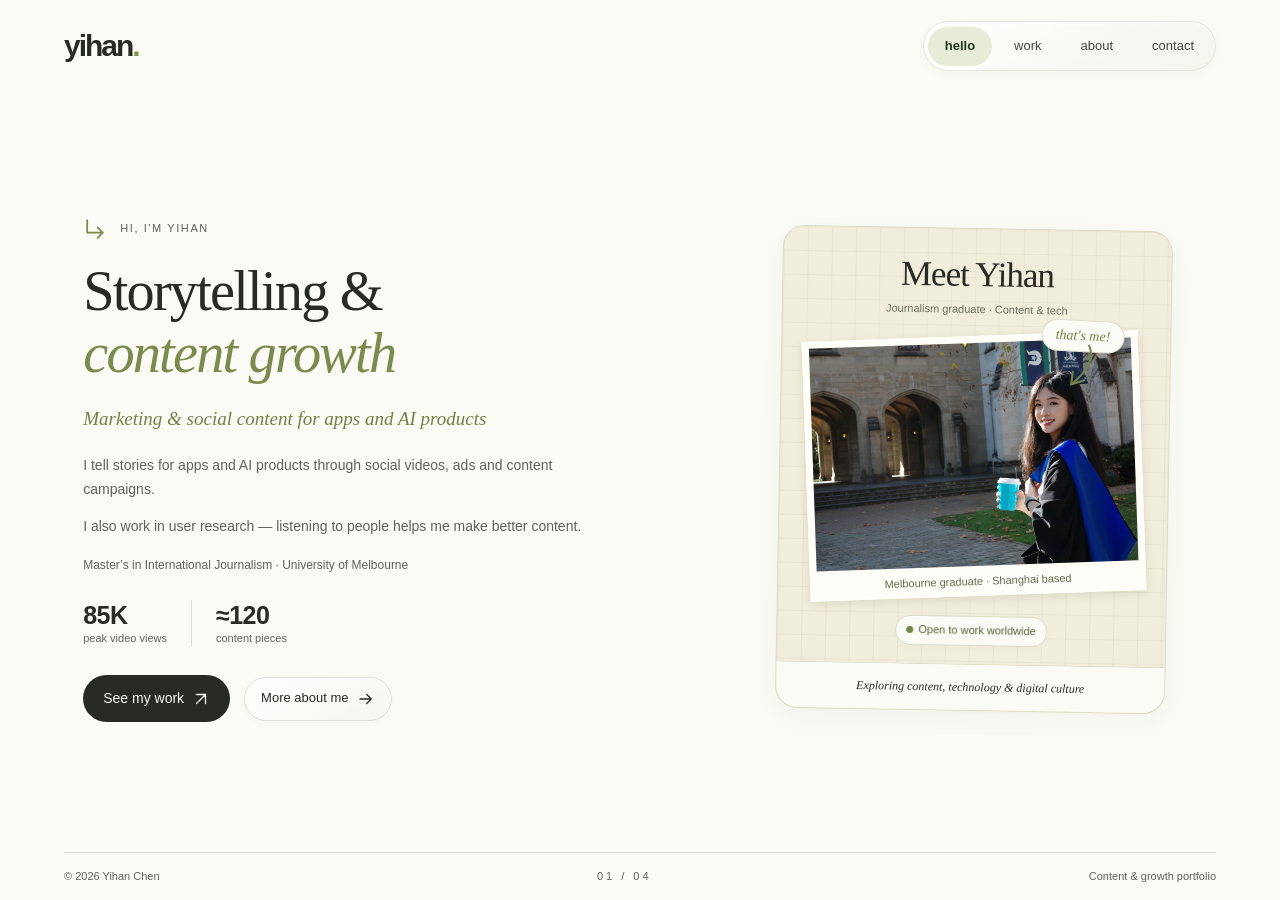
<file: index.html>
<!doctype html><html lang="en" data-design="refined"><head><meta charset="utf-8"><meta name="viewport" content="width=device-width,initial-scale=1"><meta name="description" content="Yihan Chen — social content, video ads and audience research"><title>Yihan Chen · Portfolio</title><link rel="icon" href="assets/favicon.svg"><link rel="stylesheet" href="assets/focus.css?v=23"><script defer src="assets/content.js?v=23"></script><script defer src="assets/vendor/anime-4.5.0.umd.min.js"></script><link rel="stylesheet" href="assets/refined.css?v=32"><script defer src="assets/refined.js?v=32"></script><script defer src="assets/loading.js?v=32"></script><script defer src="assets/focus.js?v=32"></script><script defer src="assets/motion.js?v=23"></script></head><body>
<svg class="icon-definitions" aria-hidden="true" focusable="false" xmlns="http://www.w3.org/2000/svg"><defs>
<symbol id="icon-right" viewBox="0 0 24 24"><path d="M4 12h15m-6-6 6 6-6 6"/></symbol>
<symbol id="icon-left" viewBox="0 0 24 24"><path d="M20 12H5m6-6-6 6 6 6"/></symbol>
<symbol id="icon-external" viewBox="0 0 24 24"><path d="M6 18 18 6M6 6h12v12"/></symbol>
<symbol id="icon-corner" viewBox="0 0 24 24"><path d="M4 4v12h15m-5-5 5 5-5 5"/></symbol>
<symbol id="icon-close" viewBox="0 0 24 24"><path d="m6 6 12 12M18 6 6 18"/></symbol>
<symbol id="icon-play" viewBox="0 0 24 24"><path d="m9 5 11 7-11 7Z" fill="currentColor" stroke="none"/></symbol>
</defs></svg>
<header><a class="logo" href="#home">yihan<span class="green">.</span></a><nav aria-label="Main navigation"><button data-panel="home" aria-pressed="true">hello</button><button data-panel="work" aria-pressed="false">work</button><button data-panel="about" aria-pressed="false">about</button><button data-panel="contact" aria-pressed="false">contact</button></nav></header>
<main><section id="home" class="panel active" aria-labelledby="home-title">
<div class="hero-copy">
<p class="eyebrow hello-eyebrow"><svg class="ui-icon" aria-hidden="true" focusable="false"><use href="#icon-corner"/></svg> HI, I'M YIHAN</p>
<h1 id="home-title" class="float-surface"><span class="float-content">Storytelling &amp;<br><em>content growth</em></span></h1>
<p class="float-surface hello-line"><span class="float-content">Marketing &amp; social content for apps and AI products</span></p>
<div class="hello-bio"><p class="float-surface"><span class="float-content">I tell stories for apps and AI products through social videos, ads and content campaigns.</span></p><p class="float-surface"><span class="float-content">I also work in user research — listening to people helps me make better content.</span></p></div>
<p class="float-surface hello-credential"><span class="float-content">Master’s in International Journalism · University of Melbourne</span></p>
<div class="hello-proof" aria-label="Selected results" title="58+ paid ad creatives and around 60 social posts, videos and recruitment materials"><span><strong>85K</strong> peak video views</span><span><strong>≈120</strong> content pieces</span></div>
<div class="hello-actions"><button class="cta" data-go="work">See my work <svg class="ui-icon" aria-hidden="true" focusable="false"><use href="#icon-external"/></svg></button><button class="hello-secondary" data-go="about">More about me <svg class="ui-icon" aria-hidden="true" focusable="false"><use href="#icon-right"/></svg></button></div>
</div>
<article class="profile-card" aria-label="Meet Yihan">

<div class="profile-heading"><h2 class="float-surface"><span class="float-content">Meet Yihan</span></h2></div>
<p class="float-surface profile-subtitle"><span class="float-content">Journalism graduate · Content &amp; tech</span></p>
<div class="profile-photo"><span class="profile-sticker">that's me!<svg class="sticker-arrow-desktop" aria-hidden="true" viewBox="0 0 46 52"><path d="M28 2Q37 20 12 42M12 42l1-13M12 42l13-5"/></svg><svg class="sticker-arrow-mobile" aria-hidden="true" viewBox="0 0 32 32"><path d="M2 2Q20 1 24 23M24 23l-8-4M24 23l1-9"/></svg></span><img src="assets/media/yihan-portrait.jpg" alt="Yihan at the University of Melbourne" width="1200" height="1800" fetchpriority="high"><span class="float-surface photo-caption"><span class="float-content">Melbourne graduate · Shanghai based</span></span></div>
<div class="profile-notes"><span class="profile-badge availability"><span class="availability-dot" aria-hidden="true"></span>Open to work worldwide</span></div>
<p class="float-surface profile-footer"><span class="float-content">Exploring content, technology &amp; digital culture</span></p>
</article>
</section>
<section id="work" class="panel" hidden aria-labelledby="work-title">
<div class="mobile-project-switch"><label for="mobile-project">Work</label><select id="mobile-project" aria-label="Project"><optgroup label="rednote"><option value="crossin">crossin · Meta ads</option><option value="research">rednote · Recruitment</option></optgroup><optgroup label="If Tech"><option value="chathub">ChatHub · TikTok</option><option value="kulikuli">KuliKuli · Instagram</option></optgroup></select></div><div class="work-head"><h2 id="work-title">Work</h2><nav class="work-navigation" aria-label="Projects by internship">
<section class="internship-group" aria-labelledby="rednote-group"><h3 id="rednote-group">rednote <span>Xiaohongshu</span></h3><div class="project-tabs">
<button data-project="crossin" aria-pressed="true"><span>crossin</span><small>Meta paid assets</small></button>
<button data-project="research" aria-pressed="false"><span>rednote</span><small>User interview recruitment</small></button></div></section>
<section class="internship-group" aria-labelledby="iftech-group"><h3 id="iftech-group">If Tech <span>Jike</span></h3><div class="project-tabs">
<button data-project="chathub" aria-pressed="false"><span>ChatHub</span><small>TikTok content</small></button>
<button data-project="kulikuli" aria-pressed="false"><span>KuliKuli</span><small>Instagram content</small></button></div></section>
</nav></div>
<div class="work-body" role="region" aria-labelledby="project-name">
<section class="project-summary"><div class="project-heading"><img id="project-logo" width="44" height="44" alt=""><div><p id="project-number" class="eyebrow"></p><h3 id="project-name"></h3></div></div>
<p class="project-kicker">The product</p><p id="project-description"></p><p class="project-kicker">My work</p><p id="project-work"></p><p class="project-kicker">Responsibilities</p><ul id="project-responsibilities"></ul>
<div class="project-links"><a id="product-site" target="_blank" rel="noopener noreferrer">Website <svg class="ui-icon" aria-hidden="true" focusable="false"><use href="#icon-external"/></svg></a><a id="product-social" target="_blank" rel="noopener noreferrer"><span id="social-label"></span><svg class="ui-icon" aria-hidden="true" focusable="false"><use href="#icon-external"/></svg></a></div></section>
<div class="gallery-area" tabindex="0" aria-label="Project media"><div id="format-tabs" class="format-tabs" hidden aria-label="Media format"><button data-format="video" aria-pressed="true">Videos</button><button data-format="image" aria-pressed="false">Posters</button></div><div id="gallery" class="gallery"></div></div>
</div></section>
<section id="about" class="panel" hidden aria-labelledby="about-title">
<div class="about-content" tabindex="0" aria-label="About details">
<section class="about-block about-intro" aria-labelledby="about-title">
<div class="about-intro-heading"><p class="eyebrow">ABOUT ME</p><h2 id="about-title" class="float-surface"><span class="float-content">A little<br><em>about me</em></span></h2></div>
<div class="about-story">
<p class="float-surface"><span class="float-content">I started out in journalism and spent a few years living between China and Australia. Along the way, I discovered my interest in storytelling beyond the newsroom, and these days I mostly work on helping AI tools and apps reach people around the world.</span></p>
<p class="float-surface"><span class="float-content">I'm also interested in what goes on behind the scenes, especially product development, strategy, and understanding users.</span></p>
</div>
</section>
<section class="about-block" aria-labelledby="education-title">
<div class="about-section-heading"><span class="eyebrow">01</span><h3 id="education-title" class="float-surface"><span class="float-content">Education</span></h3></div>
<div class="education-grid">
<article class="about-card education-card"><p class="education-date">2024 – 2026</p><h4>University of Melbourne</h4><p>Master of International Journalism</p><span class="education-place">Melbourne, Australia</span></article>
<article class="about-card education-card"><p class="education-date">2025</p><h4>Peking University</h4><p>Exchange programme</p><span class="education-place">Beijing, China</span></article>
<article class="about-card education-card"><p class="education-date">2019 – 2023</p><h4>Nanchang University</h4><p>Bachelor of Journalism</p><span class="education-place">Nanchang, China</span></article>
</div>
</section>
<section class="about-block" aria-labelledby="skills-title">
<div class="about-section-heading"><span class="eyebrow">02</span><h3 id="skills-title" class="float-surface"><span class="float-content">Skills &amp; tools</span></h3></div>
<div class="skills-grid">
<article class="about-card skill-card"><h4>Content &amp; growth</h4><ul><li>Storytelling &amp; scriptwriting</li><li>Short-form video production</li><li>Social content &amp; paid ad creative</li></ul></article>
<article class="about-card skill-card"><h4>Audience &amp; research</h4><ul><li>User interviews &amp; recruitment</li><li>Audience insights</li><li>Content performance analysis</li></ul></article>
<article class="about-card skill-card"><h4>Everyday toolkit</h4><p>CapCut · Premiere · Canva<br>Photoshop · Procreate</p><p class="platform-tools">TikTok · Instagram · Meta · Reddit</p></article>
</div>
</section>
</div>
</section>
<section id="contact" class="panel" hidden aria-labelledby="contact-title">
<div class="contact-layout">
<div class="contact-intro">
<p class="eyebrow">CONTACT</p>
<h2 id="contact-title" class="float-surface"><span class="float-content">Let’s work<br><em>together</em></span></h2>
<p class="contact-description float-surface"><span class="float-content">I’m open to content, growth and user research roles, especially with teams building AI products and apps</span></p>
<div class="contact-actions"><a class="contact-link contact-email" href="mailto:yihan.h.chen@gmail.com"><span>Email me</span><svg class="ui-icon" aria-hidden="true" focusable="false"><use href="#icon-external"/></svg></a><a class="contact-link contact-linkedin" href="https://www.linkedin.com/in/yihan-chen-842903419/" target="_blank" rel="noopener noreferrer"><span>LinkedIn</span><svg class="ui-icon" aria-hidden="true" focusable="false"><use href="#icon-external"/></svg></a></div>
<a class="contact-address" href="mailto:yihan.h.chen@gmail.com">yihan.h.chen@gmail.com</a>
<p class="contact-location">Shanghai based · Open to opportunities worldwide</p>
</div>
<section class="contact-roles" aria-labelledby="contact-roles-title">
<h3 id="contact-roles-title">Open to roles in</h3>
<ul class="contact-role-list">
<li class="float-surface"><div class="float-content"><h4>Content Marketing</h4><p>Storytelling, campaigns and product content</p></div></li>
<li class="float-surface"><div class="float-content"><h4>Social Media &amp; Content Operations</h4><p>TikTok, Instagram and international audiences</p></div></li>
<li class="float-surface"><div class="float-content"><h4>Creative Strategy &amp; Content Growth</h4><p>Paid ad creative, testing and iteration</p></div></li>
<li class="float-surface"><div class="float-content"><h4>User Research · Associate roles</h4><p>Recruitment, interviews and qualitative insights</p></div></li>
</ul>
</section>
</div></section></main>
<footer><span>© 2026 Yihan Chen</span><span id="position">01 / 04</span><span>Content &amp; growth portfolio</span></footer>
<dialog id="player" aria-labelledby="video-title"><button id="close-player" aria-label="Close work"><svg class="ui-icon" aria-hidden="true" focusable="false"><use href="#icon-close"/></svg></button><div class="player-layout"><div class="viewer-media"><video id="focused-video" controls playsinline preload="none"></video><img id="focused-image" alt="" hidden><div id="image-pager" class="image-pager" hidden><button id="image-prev" aria-label="Previous image"><svg class="ui-icon" aria-hidden="true" focusable="false"><use href="#icon-left"/></svg></button><span id="image-count"></span><button id="image-next" aria-label="Next image"><svg class="ui-icon" aria-hidden="true" focusable="false"><use href="#icon-right"/></svg></button></div></div><div class="player-copy"><p class="eyebrow"><span id="viewer-project">CHATHUB / TIKTOK</span></p><h2 id="video-title"></h2><p id="video-duration"></p><a id="original" target="_blank" rel="noopener noreferrer">Original post <svg class="ui-icon" aria-hidden="true" focusable="false"><use href="#icon-external"/></svg></a><p id="viewer-context"></p><div class="viewer-pager"><button id="viewer-prev" aria-label="Previous work"><svg class="ui-icon" aria-hidden="true" focusable="false"><use href="#icon-left"/></svg></button><span id="viewer-count"></span><button id="viewer-next" aria-label="Next work"><svg class="ui-icon" aria-hidden="true" focusable="false"><use href="#icon-right"/></svg></button></div><p class="player-note">Concept / Script / Filming / Editing</p></div></div></dialog></body></html>
</file>
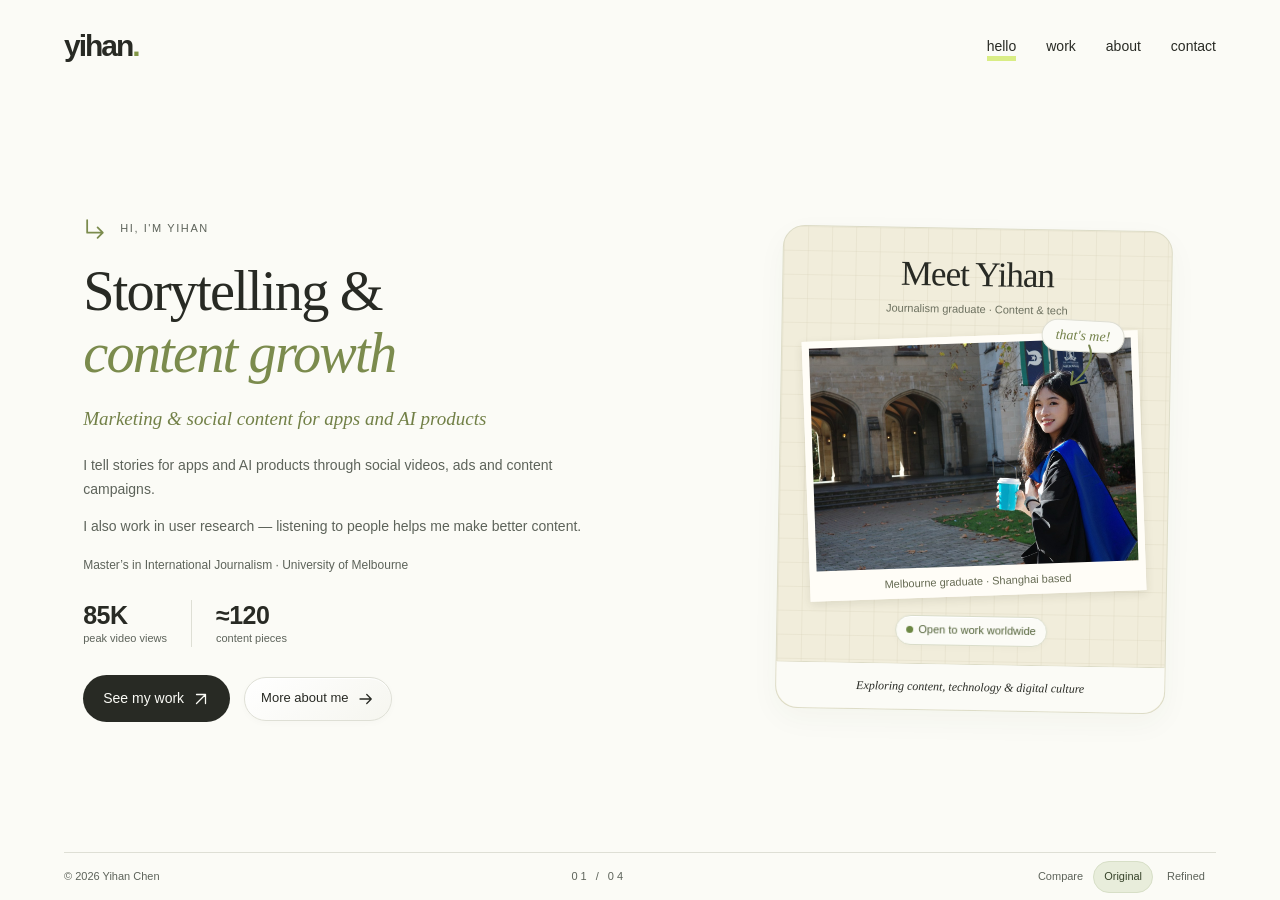
<file: original.html>
<!doctype html><html lang="en" data-design="original"><head><meta charset="utf-8"><meta name="viewport" content="width=device-width,initial-scale=1"><meta name="description" content="Yihan Chen — social content, video ads and audience research"><title>Yihan Chen · Portfolio</title><link rel="icon" href="assets/favicon.svg"><link rel="stylesheet" href="versions/before-ux/assets/focus.css?v=22"><script defer src="versions/before-ux/assets/content.js?v=22"></script><script defer src="assets/vendor/anime-4.5.0.umd.min.js"></script><script defer src="assets/original-adapter.js?v=23"></script><script defer src="versions/before-ux/assets/motion.js?v=22"></script><link rel="stylesheet" href="assets/compare.css?v=23"><script defer src="assets/compare.js?v=23"></script></head><body>
<svg class="icon-definitions" aria-hidden="true" focusable="false" xmlns="http://www.w3.org/2000/svg"><defs>
<symbol id="icon-right" viewBox="0 0 24 24"><path d="M4 12h15m-6-6 6 6-6 6"/></symbol>
<symbol id="icon-left" viewBox="0 0 24 24"><path d="M20 12H5m6-6-6 6 6 6"/></symbol>
<symbol id="icon-external" viewBox="0 0 24 24"><path d="M6 18 18 6M6 6h12v12"/></symbol>
<symbol id="icon-corner" viewBox="0 0 24 24"><path d="M4 4v12h15m-5-5 5 5-5 5"/></symbol>
<symbol id="icon-close" viewBox="0 0 24 24"><path d="m6 6 12 12M18 6 6 18"/></symbol>
<symbol id="icon-play" viewBox="0 0 24 24"><path d="m9 5 11 7-11 7Z" fill="currentColor" stroke="none"/></symbol>
</defs></svg>
<div class="opening" aria-hidden="true"><span>yihan<span class="green">.</span></span><i>content & growth portfolio</i></div>
<header><a class="logo" href="#home">yihan<span class="green">.</span></a><nav aria-label="Main navigation"><button data-panel="home" aria-pressed="true">hello</button><button data-panel="work" aria-pressed="false">work</button><button data-panel="about" aria-pressed="false">about</button><button data-panel="contact" aria-pressed="false">contact</button></nav></header>
<main><section id="home" class="panel active" aria-labelledby="home-title">
<div class="hero-copy">
<p class="eyebrow hello-eyebrow"><svg class="ui-icon" aria-hidden="true" focusable="false"><use href="#icon-corner"/></svg> HI, I'M YIHAN</p>
<h1 id="home-title" class="float-surface"><span class="float-content">Storytelling &amp;<br><em>content growth</em></span></h1>
<p class="float-surface hello-line"><span class="float-content">Marketing &amp; social content for apps and AI products</span></p>
<div class="hello-bio"><p class="float-surface"><span class="float-content">I tell stories for apps and AI products through social videos, ads and content campaigns.</span></p><p class="float-surface"><span class="float-content">I also work in user research — listening to people helps me make better content.</span></p></div>
<p class="float-surface hello-credential"><span class="float-content">Master’s in International Journalism · University of Melbourne</span></p>
<div class="hello-proof" aria-label="Selected results" title="58+ paid ad creatives and around 60 social posts, videos and recruitment materials"><span><strong>85K</strong> peak video views</span><span><strong>≈120</strong> content pieces</span></div>
<div class="hello-actions"><button class="cta" data-go="work">See my work <svg class="ui-icon" aria-hidden="true" focusable="false"><use href="#icon-external"/></svg></button><button class="hello-secondary" data-go="about">More about me <svg class="ui-icon" aria-hidden="true" focusable="false"><use href="#icon-right"/></svg></button></div>
</div>
<article class="profile-card" aria-label="Meet Yihan">

<div class="profile-heading"><h2 class="float-surface"><span class="float-content">Meet Yihan</span></h2></div>
<p class="float-surface profile-subtitle"><span class="float-content">Journalism graduate · Content &amp; tech</span></p>
<div class="profile-photo"><span class="profile-sticker">that's me!<svg aria-hidden="true" viewBox="0 0 46 52"><path d="M28 2Q37 20 12 42M12 42l1-13M12 42l13-5"/></svg></span><img src="assets/media/yihan-portrait.jpg" alt="Yihan at the University of Melbourne" width="1200" height="1800" fetchpriority="high"><span class="float-surface photo-caption"><span class="float-content">Melbourne graduate · Shanghai based</span></span></div>
<div class="profile-notes"><span class="profile-badge availability"><span class="availability-dot" aria-hidden="true"></span>Open to work worldwide</span></div>
<p class="float-surface profile-footer"><span class="float-content">Exploring content, technology &amp; digital culture</span></p>
</article>
</section>
<section id="work" class="panel" hidden aria-labelledby="work-title">
<div class="work-head"><h2 id="work-title">Work</h2><nav class="work-navigation" aria-label="Projects by internship">
<section class="internship-group" aria-labelledby="rednote-group"><h3 id="rednote-group">rednote <span>Xiaohongshu</span></h3><div class="project-tabs">
<button data-project="crossin" aria-pressed="true"><span>crossin</span><small>Meta paid assets</small></button>
<button data-project="research" aria-pressed="false"><span>rednote</span><small>User interview recruitment</small></button></div></section>
<section class="internship-group" aria-labelledby="iftech-group"><h3 id="iftech-group">If Tech <span>Jike</span></h3><div class="project-tabs">
<button data-project="chathub" aria-pressed="false"><span>ChatHub</span><small>TikTok content</small></button>
<button data-project="kulikuli" aria-pressed="false"><span>KuliKuli</span><small>Instagram content</small></button></div></section>
</nav></div>
<div class="work-body" role="region" aria-labelledby="project-name">
<section class="project-summary"><div class="project-heading"><img id="project-logo" width="44" height="44" alt=""><div><p id="project-number" class="eyebrow"></p><h3 id="project-name"></h3></div></div>
<p id="project-description"></p><p id="project-work"></p><p id="project-role" class="role"></p>
<div class="project-links"><a id="product-site" target="_blank" rel="noopener noreferrer">Website <svg class="ui-icon" aria-hidden="true" focusable="false"><use href="#icon-external"/></svg></a><a id="product-social" target="_blank" rel="noopener noreferrer"><span id="social-label"></span><svg class="ui-icon" aria-hidden="true" focusable="false"><use href="#icon-external"/></svg></a></div></section>
<div class="gallery-area" tabindex="0" aria-label="Project media"><div id="format-tabs" class="format-tabs" hidden aria-label="Media format"><button data-format="video" aria-pressed="true">Videos</button><button data-format="image" aria-pressed="false">Posters</button></div><div id="gallery" class="gallery"></div></div>
</div></section>
<section id="about" class="panel" hidden aria-labelledby="about-title">
<div class="about-content" tabindex="0" aria-label="About details">
<section class="about-block about-intro" aria-labelledby="about-title">
<div class="about-intro-heading"><p class="eyebrow">ABOUT ME</p><h2 id="about-title" class="float-surface"><span class="float-content">A little<br><em>about me</em></span></h2></div>
<div class="about-story">
<p class="float-surface"><span class="float-content">I started out in journalism and spent a few years living between China and Australia. Along the way, I discovered my interest in storytelling beyond the newsroom, and these days I mostly work on helping AI tools and apps reach people around the world.</span></p>
<p class="float-surface"><span class="float-content">I'm also interested in what goes on behind the scenes, especially product development, strategy, and understanding users.</span></p>
</div>
</section>
<section class="about-block" aria-labelledby="education-title">
<div class="about-section-heading"><span class="eyebrow">01</span><h3 id="education-title" class="float-surface"><span class="float-content">Education</span></h3></div>
<div class="education-grid">
<article class="about-card education-card"><p class="education-date">2024 – 2026</p><h4>University of Melbourne</h4><p>Master of International Journalism</p><span class="education-place">Melbourne, Australia</span></article>
<article class="about-card education-card"><p class="education-date">2025</p><h4>Peking University</h4><p>Exchange programme</p><span class="education-place">Beijing, China</span></article>
<article class="about-card education-card"><p class="education-date">2019 – 2023</p><h4>Nanchang University</h4><p>Bachelor of Journalism</p><span class="education-place">Nanchang, China</span></article>
</div>
</section>
<section class="about-block" aria-labelledby="skills-title">
<div class="about-section-heading"><span class="eyebrow">02</span><h3 id="skills-title" class="float-surface"><span class="float-content">Skills &amp; tools</span></h3></div>
<div class="skills-grid">
<article class="about-card skill-card"><h4>Content &amp; growth</h4><ul><li>Storytelling &amp; scriptwriting</li><li>Short-form video production</li><li>Social content &amp; paid ad creative</li></ul></article>
<article class="about-card skill-card"><h4>Audience &amp; research</h4><ul><li>User interviews &amp; recruitment</li><li>Audience insights</li><li>Content performance analysis</li></ul></article>
<article class="about-card skill-card"><h4>Everyday toolkit</h4><p>CapCut · Premiere · Canva<br>Photoshop · Procreate</p><p class="platform-tools">TikTok · Instagram · Meta · Reddit</p></article>
</div>
</section>
</div>
</section>
<section id="contact" class="panel" hidden aria-labelledby="contact-title">
<div class="contact-layout">
<div class="contact-intro">
<p class="eyebrow">CONTACT</p>
<h2 id="contact-title" class="float-surface"><span class="float-content">Let’s work<br><em>together</em></span></h2>
<p class="contact-description float-surface"><span class="float-content">I’m open to content, growth and user research roles, especially with teams building AI products and apps</span></p>
<div class="contact-actions"><a class="contact-link contact-email" href="mailto:yihan.h.chen@gmail.com"><span>Email me</span><svg class="ui-icon" aria-hidden="true" focusable="false"><use href="#icon-external"/></svg></a><a class="contact-link contact-linkedin" href="https://www.linkedin.com/in/yihan-chen-842903419/" target="_blank" rel="noopener noreferrer"><span>LinkedIn</span><svg class="ui-icon" aria-hidden="true" focusable="false"><use href="#icon-external"/></svg></a></div>
<a class="contact-address" href="mailto:yihan.h.chen@gmail.com">yihan.h.chen@gmail.com</a>
<p class="contact-location">Shanghai based · Open to opportunities worldwide</p>
</div>
<section class="contact-roles" aria-labelledby="contact-roles-title">
<h3 id="contact-roles-title">Open to roles in</h3>
<ul class="contact-role-list">
<li class="float-surface"><div class="float-content"><h4>Content Marketing</h4><p>Storytelling, campaigns and product content</p></div></li>
<li class="float-surface"><div class="float-content"><h4>Social Media &amp; Content Operations</h4><p>TikTok, Instagram and international audiences</p></div></li>
<li class="float-surface"><div class="float-content"><h4>Creative Strategy &amp; Content Growth</h4><p>Paid ad creative, testing and iteration</p></div></li>
<li class="float-surface"><div class="float-content"><h4>User Research · Associate roles</h4><p>Recruitment, interviews and qualitative insights</p></div></li>
</ul>
</section>
</div></section></main>
<footer><span>© 2026 Yihan Chen</span><span id="position">01 / 04</span><div class="design-compare" aria-label="Design comparison"><span>Compare</span><a data-version="original" href="original.html">Original</a><a data-version="refined" href="index.html">Refined</a></div></footer>
<dialog id="player" aria-labelledby="video-title"><button id="close-player" aria-label="Close work"><svg class="ui-icon" aria-hidden="true" focusable="false"><use href="#icon-close"/></svg></button><div class="player-layout"><div class="viewer-media"><video id="focused-video" controls playsinline preload="none"></video><img id="focused-image" alt="" hidden><div id="image-pager" class="image-pager" hidden><button id="image-prev" aria-label="Previous image"><svg class="ui-icon" aria-hidden="true" focusable="false"><use href="#icon-left"/></svg></button><span id="image-count"></span><button id="image-next" aria-label="Next image"><svg class="ui-icon" aria-hidden="true" focusable="false"><use href="#icon-right"/></svg></button></div></div><div class="player-copy"><p class="eyebrow"><span id="viewer-project">CHATHUB / TIKTOK</span></p><h2 id="video-title"></h2><p id="video-duration"></p><a id="original" target="_blank" rel="noopener noreferrer">Original post <svg class="ui-icon" aria-hidden="true" focusable="false"><use href="#icon-external"/></svg></a><p id="viewer-context"></p><div class="viewer-pager"><button id="viewer-prev" aria-label="Previous work"><svg class="ui-icon" aria-hidden="true" focusable="false"><use href="#icon-left"/></svg></button><span id="viewer-count"></span><button id="viewer-next" aria-label="Next work"><svg class="ui-icon" aria-hidden="true" focusable="false"><use href="#icon-right"/></svg></button></div><p class="player-note">Concept / Script / Filming / Editing</p></div></div></dialog></body></html>
</file>
<file: assets/focus.css>
:root{--paper:#fbfbf6;--ink:#282a24;--green:#d9ed85;--muted:#76786f;--line:#dedfd5}*{box-sizing:border-box}body{margin:0;background:var(--paper);color:var(--ink);font-family:Arial,"PingFang SC",sans-serif;height:100dvh;overflow:hidden;display:grid;grid-template-rows:92px 1fr 48px}button,a{-webkit-tap-highlight-color:transparent}button{font:inherit;color:inherit;cursor:pointer;background:none;border:0}a{color:inherit;text-decoration:none}button:focus-visible,a:focus-visible{outline:2px solid #748c27;outline-offset:5px}header{display:flex;align-items:center;justify-content:space-between;padding:0 5vw;gap:20px}.logo{font-size:34px;letter-spacing:-2px;font-weight:bold;transform:rotate(-4deg)}.green{color:#829746}nav{display:flex;gap:30px}nav button{font-size:14px;padding:10px 0;position:relative}nav button[aria-pressed=true]:after{content:'';position:absolute;height:5px;background:var(--green);bottom:7px;left:0;right:0;z-index:-1}#language{border:1px solid var(--line);border-radius:24px;padding:6px 13px;font-size:12px}main{position:relative;min-height:0;margin:0 6.5vw}.panel{height:100%;animation:arrive .55s cubic-bezier(.2,.8,.2,1) both}.panel[hidden]{display:none!important}#home{display:grid;grid-template-columns:1.2fr 1fr;align-items:center;gap:5vw}.eyebrow{font-size:10px;letter-spacing:2px;color:var(--muted);margin:0 0 24px}h1{font-size:clamp(36px,5.2vw,72px);letter-spacing:-2px;line-height:1.23;margin:0 0 24px}.underline{background:linear-gradient(transparent 76%,var(--green) 76%,var(--green) 94%,transparent 94%)}.intro{font-size:16px;max-width:420px;color:var(--muted);line-height:1.9}.tags{font-size:11px;margin:23px 0;color:var(--muted)}.cta{padding:12px 20px;background:var(--ink);color:var(--paper);border-radius:30px;font-size:13px;transition:transform .2s}.cta:hover{transform:translateY(-3px)}.drawing{text-align:center;transform:rotate(2deg)}.drawing svg{width:min(100%,390px);animation:float 5s ease-in-out infinite}.drawing span,.hand{font-family:Georgia,"Kaiti SC",serif;font-style:italic;font-size:16px;display:block}.drawing span{margin-top:-10px}footer{display:flex;align-items:center;justify-content:space-between;margin:0 5vw;font-size:10px;color:var(--muted);border-top:1px solid var(--line)}#position{letter-spacing:3px}h2{font-size:clamp(26px,3vw,42px);letter-spacing:-1px;line-height:1.25;margin:0}#work{display:flex;flex-direction:column;padding:22px 0 25px}.work-head{display:flex;align-items:end;justify-content:space-between;gap:25px;margin-bottom:30px}.work-head .eyebrow{margin-bottom:12px}.project-tabs{display:flex;gap:6px;flex-wrap:wrap}.project-tabs button{border:1px solid var(--line);padding:7px 13px;border-radius:25px;font-size:11px}.project-tabs button[aria-pressed=true]{background:var(--green);border-color:var(--green)}.work-body{display:grid;grid-template-columns:1fr 3fr;gap:35px;min-height:0;flex:1;align-items:center}aside h3{font-size:34px;margin:18px 0}aside p{font-size:14px;line-height:1.9;color:var(--muted)}aside .role{font-size:10px;line-height:1.7;margin:22px 0}aside .hand{font-size:14px;margin-top:28px}.gallery-area{height:100%;min-height:0;display:flex;flex-direction:column}.gallery{display:grid;grid-template-columns:repeat(3,minmax(0,1fr));gap:18px;flex:1;min-height:0;align-items:center}.video-card{height:100%;max-height:440px;min-height:0;text-align:left;display:flex;flex-direction:column;padding:0;position:relative}.video-card .frame{flex:1;min-height:0;width:100%;position:relative;overflow:hidden;background:#eaece3;border-radius:7px;display:flex;justify-content:center;border:1px solid var(--line)}.frame img{width:100%;height:100%;object-fit:cover;transition:transform .4s,filter .4s}.video-card:hover img{transform:scale(1.045);filter:brightness(.88)}.play{position:absolute;top:50%;left:50%;transform:translate(-50%,-50%);border-radius:50%;background:#fbfbf6e8;width:45px;height:45px;display:grid;place-items:center;font-size:15px}.card-label{font-size:11px;display:flex;justify-content:space-between;margin-top:13px;width:100%;color:var(--muted)}.gallery-footer{display:flex;align-items:center;justify-content:space-between;gap:12px;font-size:10px;color:var(--muted);padding-top:20px;min-height:45px}#pager{display:flex;align-items:center;gap:15px;white-space:nowrap}#pager button{border:1px solid var(--line);border-radius:50%;width:30px;height:30px}#pager button:disabled{opacity:.3;cursor:default}.post-card{border:1px solid var(--line);border-radius:7px;background:#eee9dc;height:100%;max-height:440px;display:flex;flex-direction:column;justify-content:space-between;padding:24px;transition:transform .2s}.post-card:hover{transform:translateY(-4px)}.post-card strong{font-family:Georgia,serif;font-size:30px;font-weight:normal;line-height:1.3}.post-card span{font-size:12px}.pending{grid-column:1/-1;background:#edf0e4;padding:40px;border-radius:8px;line-height:1.8}.pending .big{font-family:Georgia,serif;font-size:45px;margin-bottom:20px}.pending p{font-size:14px;color:var(--muted);max-width:470px}#about{display:grid;grid-template-columns:1fr 1.2fr;gap:8vw;align-items:center}.about-art{font-family:Georgia,serif;font-style:italic;font-size:clamp(42px,5vw,70px);line-height:1.1;transform:rotate(-6deg)}.about-art span{display:block;color:#899b4b;font-size:110px;margin-left:80px;margin-top:12px}.about-copy{max-width:540px}.about-copy p{font-size:14px;line-height:1.9;color:var(--muted)}.about-copy .lead{font-size:20px;color:var(--ink)}.education{border-left:3px solid var(--green);padding-left:18px}.tools{font-size:10px!important}#contact{display:flex;justify-content:center;align-items:center;flex-direction:column;text-align:center}#contact h2{font-size:clamp(38px,6vw,75px);white-space:pre-line;line-height:1.2}#contact .email{font-size:clamp(16px,2.4vw,28px);border-bottom:1px solid var(--ink);margin:30px 0}#contact .hand{margin-top:15px;color:var(--muted)}dialog{border:0;background:var(--paper);color:var(--ink);width:min(880px,90vw);height:min(650px,87dvh);max-width:none;max-height:none;padding:32px;border-radius:10px;overflow:hidden}dialog::backdrop{background:#24271fed;backdrop-filter:blur(9px)}dialog[open]{animation:arrive .35s both}#close-player{position:absolute;top:10px;right:13px;font-size:28px;z-index:2}.player-layout{height:100%;display:grid;grid-template-columns:1fr 1fr;gap:40px;align-items:center}#focused-video{height:100%;width:100%;min-height:0;object-fit:contain;background:#181916;border-radius:5px}.player-copy h2{font-size:30px}.player-copy p{font-size:12px;color:var(--muted)}.player-copy a{font-size:13px;border-bottom:1px solid var(--ink)}.player-note{margin-top:35px}.opening{position:fixed;inset:0;background:var(--paper);display:flex;align-items:center;justify-content:center;flex-direction:column;z-index:100;pointer-events:none;animation:open-away .8s .55s forwards}.opening>span{font-size:65px;font-weight:bold;letter-spacing:-4px;animation:logo-in .7s both}.opening i{font-size:12px;letter-spacing:1px;margin-top:12px}body>header,body>main,body>footer{animation:arrive .7s .7s both}@keyframes open-away{to{opacity:0;visibility:hidden;transform:translateY(-16px)}}@keyframes logo-in{from{opacity:0;transform:translateY(15px) rotate(-5deg)}to{opacity:1;transform:translateY(0) rotate(-4deg)}}@keyframes arrive{from{opacity:0;transform:translateY(15px);filter:blur(3px)}to{opacity:1;transform:translateY(0);filter:blur(0)}}@keyframes float{50%{transform:translateY(-8px) rotate(-1deg)}}@media(max-width:700px){body{grid-template-rows:72px 1fr 38px}header{padding:0 6vw;gap:12px}.logo{font-size:27px}nav{gap:12px}nav button{font-size:11px}#language{padding:5px 8px;font-size:10px}main{margin:0 7vw}#home{grid-template-columns:1fr;gap:0;align-content:center}.hero-copy{z-index:1}h1{font-size:clamp(33px,8.8vw,45px);margin-bottom:18px}.eyebrow{margin-bottom:16px}.intro{font-size:13px;max-width:320px}.tags{font-size:10px;margin:17px 0}.drawing{justify-self:end;width:170px;height:160px;margin-top:4px}.drawing span{font-size:10px}.drawing svg{height:150px}.cta{padding:10px 16px}.work-head{flex-direction:column;align-items:start;gap:18px;margin-bottom:18px}.work-head h2{font-size:25px}.project-tabs{gap:5px}.project-tabs button{padding:6px 10px;font-size:10px}.work-body{grid-template-columns:1fr;gap:15px;grid-template-rows:auto 1fr}aside{display:grid;grid-template-columns:auto 1fr;column-gap:16px;align-items:center}aside .eyebrow,aside .role,aside .hand{display:none}aside h3{font-size:20px;margin:0}aside p{font-size:11px;line-height:1.5;margin:0}.gallery{grid-template-columns:repeat(2,minmax(0,1fr));gap:12px}.video-card{max-height:none}.card-label{font-size:10px;margin-top:8px}.gallery-footer{font-size:9px;padding-top:12px}.gallery-footer>span{max-width:190px}#pager{gap:8px}#pager button{width:27px;height:27px}.post-card{padding:18px}.post-card strong{font-size:24px}.pending{padding:24px}.pending .big{font-size:31px}.pending p{font-size:12px}#about{grid-template-columns:1fr;gap:15px;align-content:center}.about-art{font-size:34px;display:flex;gap:15px;align-items:center}.about-art span{font-size:65px;margin:0}.about-copy .lead{font-size:17px}.about-copy p{font-size:12px;line-height:1.8}.about-copy h2{font-size:28px}.about-copy .eyebrow{font-size:9px}#contact h2{font-size:43px}.player-layout{grid-template-columns:1fr;grid-template-rows:1fr auto;gap:13px}dialog{padding:35px 18px 18px;width:92vw;height:88dvh}.player-copy .eyebrow,.player-note{display:none}.player-copy h2{font-size:19px}.player-copy{display:flex;align-items:center;justify-content:space-between;gap:10px;flex-wrap:wrap}.player-copy p{margin:0}.player-copy a{font-size:11px}footer{font-size:8px}}@media(max-height:620px){.drawing{display:none}h1{font-size:38px}.intro{font-size:12px}.tags{margin:10px 0}.work-head{margin-bottom:12px}.work-head .eyebrow{display:none}aside .hand{display:none}.about-art{display:none}#about{grid-template-columns:1fr}.about-copy p{margin:8px 0}.about-copy .eyebrow,.tools{display:none}}@media(prefers-reduced-motion:reduce){*,body>header,body>main,body>footer{animation:none!important;transition:none!important}.opening{display:none}}
[hidden]{display:none!important}.format-tabs{display:flex;gap:16px;margin-bottom:12px;min-height:30px}.format-tabs button{font-size:12px;padding:4px 8px;color:var(--muted);border-bottom:2px solid transparent}.format-tabs button[aria-pressed=true]{border-color:#879b44;color:var(--ink)}.card-label{color:var(--ink);font-size:12px;line-height:1.4}.card-meta{font-size:10px;color:var(--muted);margin-top:4px}.image-card .frame img{object-fit:contain;background:#efeee7}.viewer-media{height:100%;min-height:0;display:flex;align-items:center;justify-content:center}.viewer-media img{width:100%;height:100%;object-fit:contain}dialog{width:min(1050px,94vw)}.player-layout{grid-template-columns:1.4fr 1fr}.player-copy h2{font-size:25px;line-height:1.3}.player-copy #viewer-context{font-size:14px;line-height:1.8;margin:22px 0}.viewer-pager{display:flex;align-items:center;gap:18px;margin-top:30px;font-size:12px}.viewer-pager button{width:44px;height:44px;border:1px solid var(--line);border-radius:50%}.viewer-pager button:disabled{opacity:.3;cursor:default}#close-player{min-width:44px;min-height:44px}#pager button{width:40px;height:40px}.project-tabs button{min-height:34px}.work-head{margin-bottom:22px}.frame img{object-fit:contain;background:#eaece3}@media(max-width:700px){.player-layout{grid-template-columns:1fr;grid-template-rows:minmax(0,1fr) auto;gap:10px}.player-copy{display:block}.player-copy h2{font-size:18px}.player-copy #viewer-context{font-size:11px;line-height:1.5;margin:8px 0}.player-copy .player-note{display:block;font-size:10px;margin:7px 0}.viewer-pager{margin-top:8px;gap:12px}.viewer-pager button{width:34px;height:34px}.player-copy #video-duration{display:inline-block;margin-right:16px}.format-tabs{margin-bottom:8px}.gallery-footer{padding-top:8px}#pager button{width:34px;height:34px}.card-label{font-size:11px}.project-tabs button{font-size:9px;padding:5px 8px}aside h3{font-size:18px}.work-head{gap:12px;margin-bottom:12px}.frame img{object-fit:contain}.player-copy .eyebrow{display:none}}
/* Clear navigation, readable text and restrained hierarchy. */
:root{--muted:#5d635a}body{font-family:-apple-system,BlinkMacSystemFont,"Segoe UI","PingFang SC","Microsoft YaHei",Arial,sans-serif;line-height:1.6;-webkit-font-smoothing:antialiased}nav button{font-size:14px;min-height:44px}.logo{transform:none;font-size:30px}.work-head{justify-content:flex-start;align-items:center;margin-bottom:28px;padding-bottom:18px;border-bottom:1px solid var(--line)}.project-tabs{justify-content:flex-start;gap:8px}.project-tabs button{font-size:14px;min-height:42px;padding:8px 18px;border-radius:6px;line-height:1.4}.project-tabs button[aria-pressed=true]{font-weight:600;background:#e8efcd;border-color:#bac992}.eyebrow{font-size:12px;line-height:1.5;letter-spacing:.7px}.work-body{grid-template-columns:minmax(210px,1fr) 3fr;gap:32px}aside h3{font-size:30px;line-height:1.25;letter-spacing:-.5px;margin:14px 0 18px}aside p{font-size:15px;line-height:1.75}aside .role{font-size:13px;line-height:1.8;margin:22px 0 0}.card-label{font-size:14px;line-height:1.5;font-weight:500;margin-top:12px}.card-meta{font-size:12px;line-height:1.5}.gallery-footer{font-size:12px;line-height:1.5}#pager button{width:44px;height:44px}.format-tabs{gap:12px;min-height:42px}.format-tabs button{font-size:14px;min-height:42px;padding:8px 12px}.player-copy h2{font-size:27px;letter-spacing:-.3px}.player-copy #viewer-context{font-size:15px;line-height:1.8}.player-copy .player-note{font-size:13px;line-height:1.8}.player-copy a{font-size:14px}.player-copy #video-duration{font-size:13px}.intro{font-size:17px;line-height:1.8}.tags{font-size:13px}.cta{font-size:14px}.about-copy p{font-size:15px}.about-copy .tools{font-size:12px!important}.about-art{font-size:48px;opacity:.75}.hand{font-size:14px}footer{font-size:11px}h1{font-size:clamp(36px,4.8vw,64px);letter-spacing:-1px}#contact h2{font-size:48px}.post-card strong{font-family:inherit;font-size:25px;font-weight:500}.post-card span{font-size:13px}.drawing svg{animation:none}
@media(max-width:700px){header{gap:8px}.logo{font-size:26px}nav{gap:9px}nav button{font-size:12px}#language{min-height:34px}.work-head{margin-bottom:16px;padding-bottom:12px}.project-tabs{gap:6px}.project-tabs button{font-size:12px;min-height:38px;padding:7px 10px}.work-body{grid-template-columns:1fr;gap:14px}aside{display:block}aside h3{font-size:22px;margin:0 0 6px}aside p{font-size:13px;line-height:1.6;margin:0}aside .role{display:block;font-size:11px;margin:7px 0 0;line-height:1.6}aside .eyebrow{display:none}.card-label{font-size:12px;line-height:1.45;margin-top:9px}.card-meta{font-size:11px}.gallery-footer{font-size:11px}#pager{gap:8px}#pager button{width:38px;height:38px}.format-tabs{min-height:34px;margin-bottom:8px}.format-tabs button{font-size:12px;min-height:34px;padding:5px 9px}.player-copy h2{font-size:20px}.player-copy #viewer-context{font-size:12px;line-height:1.6}.player-copy .player-note{font-size:11px}.intro{font-size:14px}.tags{font-size:11px}h1{font-size:clamp(31px,8.6vw,42px);letter-spacing:-.7px}.about-copy p{font-size:13px}.about-copy .tools{font-size:11px!important}.about-art{font-size:30px}.eyebrow{font-size:11px}footer{font-size:9px}#contact h2{font-size:38px}}
@media(max-height:620px){.work-head{margin-bottom:12px;padding-bottom:10px}.project-tabs button{min-height:34px}aside .role{display:none}aside p{font-size:12px}.format-tabs{min-height:30px}.format-tabs button{min-height:30px}.gallery-footer{padding-top:7px}.about-copy p{font-size:12px}}
body>header,body>main,body>footer{animation:none}.panel{animation:arrive .2s ease-out both}.opening{animation:open-away .25s .15s forwards}.opening>span{animation:logo-in .25s both}
/* All works visible in a compact project grid. */
.gallery{grid-template-columns:repeat(4,minmax(0,1fr));grid-template-rows:repeat(2,minmax(0,1fr));gap:18px 16px;align-items:stretch}.gallery[data-count="4"],.gallery[data-count="5"]{grid-template-columns:repeat(3,minmax(0,1fr));grid-template-rows:repeat(2,minmax(0,1fr))}.video-card{max-height:none;height:100%;min-height:0}.video-card .frame{min-height:0}.card-label{font-size:12px;line-height:1.35;margin-top:7px;white-space:nowrap;overflow:hidden;text-overflow:ellipsis;display:block}.card-meta{font-size:11px;margin-top:2px}.gallery-footer{min-height:30px;padding-top:12px}.post-card{min-height:0;max-height:none;padding:20px}.post-card strong{font-size:21px}.post-card span{font-size:12px}#pager{display:none}aside{align-self:start;padding-top:10px}
@media(max-width:700px){.gallery{grid-template-columns:repeat(4,minmax(0,1fr));grid-template-rows:repeat(2,minmax(0,1fr));gap:12px 8px}.gallery[data-count="4"]{grid-template-columns:repeat(2,minmax(0,1fr));grid-template-rows:repeat(2,minmax(0,1fr))}.gallery[data-count="5"]{grid-template-columns:repeat(3,minmax(0,1fr));grid-template-rows:repeat(2,minmax(0,1fr))}.card-label{font-size:10px;margin-top:6px}.card-meta{font-size:10px}.play{width:30px;height:30px;font-size:11px}.post-card{padding:12px}.post-card strong{font-size:16px}.post-card span{font-size:10px}.gallery-footer{min-height:25px;font-size:10px}aside{padding-top:0}.work-body{gap:10px}}
@media(max-width:700px){.gallery[data-count="8"]{grid-template-columns:repeat(3,minmax(0,1fr));grid-template-rows:repeat(3,minmax(0,1fr))}}
/* Compact media grid with captions integrated into each cover. */
.gallery{gap:10px}.gallery[data-count="4"],.gallery[data-count="5"]{gap:10px}.gallery-footer{display:none}.video-card .frame{flex:1;border-radius:5px;isolation:isolate}.card-caption{position:absolute;inset:auto 0 0;z-index:2;display:flex;flex-direction:column;justify-content:flex-end;align-items:flex-start;min-height:48%;padding:34px 12px 11px;background:linear-gradient(to bottom,transparent,rgba(10,14,10,.42) 45%,rgba(10,14,10,.86));color:#fff;pointer-events:none}.card-caption .card-label{color:#fff;font-size:13px;font-weight:500;line-height:1.4;margin:0;white-space:normal;display:-webkit-box;-webkit-line-clamp:2;-webkit-box-orient:vertical;overflow:hidden;text-overflow:ellipsis;text-align:left;text-shadow:0 1px 2px #0005}.card-caption .card-meta{color:#e5e8e1;font-size:11px;line-height:1.3;margin:4px 0 0}.image-card .card-meta{display:none}.play{z-index:3;width:36px;height:36px;font-size:12px;background:#fbfbf6dd}.video-card:hover .play{background:#fff}.post-card{border-radius:5px}aside{padding-top:2px}
@media(max-width:700px){.gallery,.gallery[data-count="4"],.gallery[data-count="5"]{gap:7px}.card-caption{padding:24px 7px 7px;min-height:45%}.card-caption .card-label{font-size:11px;line-height:1.35}.card-caption .card-meta{font-size:10px;margin-top:3px}.play{width:28px;height:28px;font-size:10px}}
/* Text-based project navigation and seamless media tiles. */
.work-head{padding-bottom:12px;margin-bottom:20px}.project-tabs{gap:28px}.project-tabs button{border:0;background:none;border-radius:0;padding:8px 0;min-height:40px;font-size:14px;color:var(--muted);position:relative}.project-tabs button[aria-pressed=true]{border:0;background:none;color:var(--ink);font-weight:600}.project-tabs button[aria-pressed=true]::after{content:'';position:absolute;left:0;right:0;bottom:0;height:2px;background:var(--ink)}.project-tabs button:hover{color:var(--ink)}.gallery,.gallery[data-count="4"],.gallery[data-count="5"],.gallery[data-count="8"]{gap:0}.video-card .frame{border:0;border-radius:0;background:#e6e8df}.frame img{object-fit:cover;width:100%;height:100%;background:transparent}.image-card .frame img{object-fit:contain}.card-caption .card-meta{display:none}.card-caption{padding-bottom:13px}.post-card{border-radius:0;border:0}.gallery-area{overflow:hidden}.gallery{overflow:hidden}.video-card{overflow:hidden}.work-body{gap:24px}
@media(max-width:700px){.project-tabs{gap:18px}.project-tabs button{font-size:12px;min-height:38px;padding:7px 0}.work-head{padding-bottom:9px;margin-bottom:14px}.gallery,.gallery[data-count="4"],.gallery[data-count="5"],.gallery[data-count="8"]{gap:0}.card-caption{padding:22px 7px 8px}.work-body{gap:10px}}
/* Fill every gallery tile; keep full media visible in the viewer. */
.gallery .frame img,.gallery .image-card .frame img{display:block;width:100%;height:100%;object-fit:cover;object-position:center;background:none}.gallery .frame{padding:0;background:var(--ink)}

.gallery[data-count="6"]{grid-template-columns:repeat(3,minmax(0,1fr));grid-template-rows:repeat(2,minmax(0,1fr))}.viewer-media{position:relative}.image-pager{position:absolute;bottom:12px;left:50%;transform:translateX(-50%);display:flex;align-items:center;gap:16px;background:rgba(250,250,245,.95);color:var(--ink);border-radius:24px;padding:4px 8px;box-shadow:0 2px 12px #0002}.image-pager button{width:36px;height:36px}.image-pager button:disabled{opacity:.3}.image-pager span{font-size:12px;white-space:nowrap}@media(max-width:700px){.gallery[data-count="6"]{grid-template-columns:repeat(2,minmax(0,1fr));grid-template-rows:repeat(3,minmax(0,1fr))}}

/* Hello: personal introduction and photo card */
#home{grid-template-columns:minmax(0,1.3fr) minmax(0,1fr);gap:7vw;padding:18px 0 24px;align-items:center}.hero-copy{max-width:620px;min-width:0}.hello-eyebrow{font-size:11px;letter-spacing:1.6px;margin-bottom:20px;display:flex;align-items:center;gap:12px}.hello-eyebrow span{font-size:27px;line-height:1;color:#7b8b4d}#home h1{font-family:Georgia,'Times New Roman',serif;font-weight:400;font-size:clamp(40px,4.4vw,64px);letter-spacing:-1.8px;line-height:1.1;margin:0 0 20px}#home h1 em{font-weight:400;color:#7b8b4d}.hello-line{font-family:Georgia,serif;font-style:italic;font-size:19px;line-height:1.45;color:#728047;max-width:440px;margin:0 0 20px}.hello-bio{max-width:540px}.hello-bio p{font-size:14px;line-height:1.75;color:var(--muted);margin:0 0 12px}.interest-tags{list-style:none;padding:0;margin:22px 0 26px;display:flex;gap:8px;flex-wrap:wrap;max-width:530px}.interest-tags li{font-size:11px;line-height:1.4;padding:6px 12px;border:1px solid #dedfd5;border-radius:20px;background:#f0f0e8;color:#555a4d}.hello-actions{display:flex;align-items:center;gap:14px}.hello-actions button{min-height:44px}.hello-secondary{padding:10px 16px;border:1px solid var(--line);border-radius:26px;font-size:13px}.hello-secondary:hover{background:#f0f0e8}.profile-card{position:relative;width:min(100%,390px);justify-self:center;border:1px solid #dddcc7;border-radius:22px;padding:24px 26px 0;background-color:#f1eddb;background-image:linear-gradient(#d6d0b74a 1px,transparent 1px),linear-gradient(90deg,#d6d0b74a 1px,transparent 1px);background-size:24px 24px;box-shadow:0 10px 30px #3b40250a;transform:rotate(1deg)}.profile-sticker{position:absolute;top:-17px;left:-14px;background:var(--paper);border:1px solid #dfdfd4;border-radius:24px;padding:5px 17px;font-family:Georgia,serif;font-style:italic;font-size:15px;color:#74824b;transform:rotate(-8deg);box-shadow:0 2px 5px #00000008}.profile-heading{display:flex;align-items:center;justify-content:center;gap:14px}.profile-heading h2{font-family:Georgia,serif;font-weight:400;font-size:35px;letter-spacing:-1px}.profile-spark{font-size:27px;color:#9ba566}.profile-subtitle{font-size:11px;color:#6c705f;text-align:center;margin:4px 0 18px}.profile-photo{height:260px;position:relative;border:7px solid #fffdf7;border-bottom-width:30px;box-shadow:0 3px 10px #33331c1c;transform:rotate(-3deg);background:#fffdf7}.profile-photo img{display:block;width:100%;height:100%;object-fit:cover;object-position:72% 52%}.photo-caption{position:absolute;bottom:-25px;left:0;right:0;text-align:center;font-family:Georgia,serif;font-style:italic;font-size:12px;color:#656a52}.profile-notes{display:grid;grid-template-columns:1fr 1fr;gap:7px 14px;padding:20px 0 15px;font-size:12px;color:#555f3e;line-height:1.4}.profile-notes span:nth-child(2){text-align:right}.profile-notes span:last-child{grid-column:1/-1;text-align:center}.profile-notes i{font-size:17px;font-style:normal;margin-left:4px}.profile-footer{font-family:Georgia,serif;font-style:italic;font-size:13px;text-align:center;margin:0 -26px;padding:13px 10px;background:#fbfbf6;border-top:1px solid #dddcc7;border-radius:0 0 22px 22px}.profile-footer span{color:#889950;margin-left:6px}
@media(min-width:701px) and (max-height:740px){#home{gap:5vw;padding:12px 0}#home h1{font-size:clamp(38px,4vw,54px);margin-bottom:15px}.hello-eyebrow{margin-bottom:14px}.hello-line{font-size:17px;margin-bottom:14px}.hello-bio p{font-size:13px;line-height:1.65;margin-bottom:9px}.interest-tags{margin:16px 0 20px}.profile-card{width:340px;padding:20px 23px 0}.profile-photo{height:230px}.profile-footer{margin:0 -23px}.profile-heading h2{font-size:31px}}
@media(max-width:700px){#home{grid-template-columns:1fr;grid-template-rows:auto minmax(0,1fr);align-content:start;gap:20px;padding:10px 0 14px}.hello-eyebrow{font-size:9px;margin-bottom:10px}.hello-eyebrow span{font-size:20px}#home h1{font-size:36px;line-height:1.06;margin-bottom:12px}.hello-line{font-size:14px;max-width:340px;margin-bottom:12px}.hello-bio p{font-size:11px;line-height:1.65;margin-bottom:8px}.interest-tags{margin:12px 0;gap:5px}.interest-tags li{font-size:9px;padding:4px 8px}.hello-actions{gap:8px}.hello-actions button{font-size:11px;min-height:38px;padding:8px 13px}.profile-card{width:100%;max-width:420px;height:100%;max-height:210px;min-height:130px;padding:12px 15px 32px;transform:none;display:grid;grid-template-columns:1fr 1fr;grid-template-rows:auto auto 1fr;gap:0 15px;border-radius:16px}.profile-heading{grid-column:2;grid-row:1;gap:8px}.profile-heading h2{font-size:24px}.profile-spark{font-size:18px}.profile-subtitle{grid-column:2;grid-row:2;font-size:9px;margin:3px 0 5px}.profile-photo{grid-column:1;grid-row:1/4;height:100%;min-height:0;border-width:4px;border-bottom-width:20px}.photo-caption{bottom:-18px;font-size:9px}.profile-notes{grid-column:2;grid-row:3;display:flex;flex-direction:column;justify-content:center;gap:5px;padding:5px 0;font-size:10px}.profile-notes span:nth-child(2),.profile-notes span:last-child{text-align:left}.profile-notes i{font-size:12px}.profile-footer{position:absolute;bottom:0;left:0;right:0;margin:0;padding:7px;font-size:10px;border-radius:0 0 16px 16px}.profile-sticker{top:-12px;left:8px;font-size:11px;padding:3px 12px}}
@media(max-width:700px) and (max-height:720px){#home{gap:14px}.hello-bio p{font-size:10px;line-height:1.5}.hello-eyebrow{margin-bottom:6px}#home h1{font-size:30px;margin-bottom:9px}.hello-line{font-size:12px;margin-bottom:8px}.interest-tags{margin:8px 0}.profile-card{max-height:170px;min-height:100px}.profile-subtitle{display:none}.profile-notes{grid-row:2/4}.profile-heading h2{font-size:21px}.profile-notes span{font-size:9px}}

/* Make the portfolio focus clear at a glance */
.hello-line{font-family:inherit;font-style:normal;font-size:16px;font-weight:500;color:#606b40}.profile-notes>span:last-child{font-weight:500}.availability-dot{display:inline-block;width:7px;height:7px;border-radius:50%;background:#6c8743;margin-right:5px}.profile-footer{font-size:12px}.photo-caption{font-family:inherit;font-style:normal;font-size:11px}@media(max-width:700px){.hello-line{font-size:13px}.photo-caption{font-size:8px}.profile-footer{font-size:9px}.availability-dot{width:6px;height:6px}}@media(max-width:700px) and (max-height:720px){.hello-line{font-size:11px}}

@media(max-width:700px){.photo-caption{font-size:7px;line-height:14px;white-space:nowrap;letter-spacing:-.1px}}

/* Concise professional introduction */
.hello-line{font-family:Georgia,'Times New Roman',serif;font-style:italic;font-size:19px;font-weight:400;line-height:1.45;color:#728047;max-width:480px}.hello-bio{max-width:500px}.hello-bio p{margin:0 0 12px}.hello-credential{max-width:500px;margin:18px 0 0;font-size:12px;line-height:1.65;color:var(--muted)}.hello-proof{display:flex;gap:24px;margin:24px 0 28px;font-size:11px;color:var(--muted);line-height:1.6}.hello-proof>span{display:flex;flex-direction:column}.hello-proof>span+span{border-left:1px solid var(--line);padding-left:24px}.hello-proof strong{font-size:25px;line-height:1.2;font-weight:600;letter-spacing:-.5px;color:var(--ink)}.profile-sticker{left:auto;right:6px;top:-19px;z-index:3;padding:4px 13px;font-size:14px;transform:rotate(5deg)}.profile-sticker svg{position:absolute;right:16px;top:22px;width:46px;height:52px;overflow:visible;fill:none;stroke:#74824b;stroke-width:2;stroke-linecap:round;stroke-linejoin:round;pointer-events:none}.profile-notes{display:flex;justify-content:center;align-items:center;flex-wrap:wrap;gap:8px;padding:20px 0 18px;font-size:11px}.profile-notes .profile-badge{padding:6px 10px;border:1px solid #d9dcc9;border-radius:20px;background:#fbfbf6;white-space:nowrap;line-height:1.4;text-align:center;font-weight:400}.profile-notes .availability{color:#526239;font-weight:500}
@media(min-width:701px) and (max-height:740px){.hello-line{font-size:18px}.hello-proof{margin:20px 0 24px}.profile-notes{font-size:10px;gap:6px}.profile-notes .profile-badge{padding:5px 9px}}
@media(max-width:700px){.hello-line{font-size:15px;max-width:340px}.hello-credential{font-size:10px;margin:12px 0 0;line-height:1.6}.hello-proof{margin:14px 0 18px;font-size:9px;gap:18px}.hello-proof strong{font-size:22px}.hello-proof>span+span{padding-left:18px}.profile-sticker{left:auto;right:3px;top:-12px;font-size:10px;padding:3px 9px}.profile-sticker svg{width:30px;height:34px;right:10px;top:17px}.profile-notes{align-items:flex-start;justify-content:center;gap:7px;padding:8px 0}.profile-notes .profile-badge{font-size:9px;white-space:normal;line-height:1.5;padding:5px 8px;text-align:left}.profile-notes .availability{border-color:#b9c6a3}.profile-photo{overflow:visible}}
@media(max-width:700px) and (max-height:720px){.hello-line{font-size:13px}.hello-bio p{font-size:11px}.hello-proof{margin:12px 0 14px}.hello-proof strong{font-size:20px}.hello-credential{font-size:9px;margin-top:10px}.profile-notes .profile-badge{font-size:8px;padding:4px 7px}}

/* Pointer feedback based on Emil Kowalski's animate / design engineering skills */
:root{--ease-out:cubic-bezier(.23,1,.32,1);--hover-duration:160ms;--press-duration:100ms}
.float-content{display:block;transition:transform var(--hover-duration) var(--ease-out)}
.profile-footer>.float-content{color:inherit;margin:0}.photo-caption>.float-content{line-height:inherit}
.profile-card,.profile-photo,.profile-sticker,.profile-badge{transition:transform var(--hover-duration) var(--ease-out)}
.profile-notes{justify-content:center;align-items:center}.profile-notes .availability{text-align:center}
button:not(.video-card),.logo,.email{transition:transform var(--hover-duration) var(--ease-out)}
.cta:hover{transform:none}.video-card:hover img{transform:none;filter:none}
@media(hover:hover) and (pointer:fine) and (prefers-reduced-motion:no-preference){
 .float-surface:hover>.float-content{transform:translateY(-2px)}
 .profile-card:hover{transform:translateY(-4px) rotate(1deg)}
 .profile-photo:hover{transform:translateY(-3px) rotate(-3deg)}
 .profile-sticker:hover{transform:translateY(-2px) rotate(5deg)}
 .profile-badge:hover{transform:translateY(-2px)}
 button:not(.video-card):not(:disabled):hover,.logo:hover,.email:hover{transform:translateY(-2px)}
 .video-card .frame img{transition:transform 160ms var(--ease-out)}
 .video-card:hover img{transform:scale(1.025);filter:none}
 button:not(.video-card):not(:disabled):active:not(:focus-visible){transform:scale(.97);transition-duration:var(--press-duration)}
}
button:focus-visible{transition:none}
@media(max-width:700px){.profile-notes{align-items:center}.profile-notes .availability{text-align:center}}
@media(prefers-reduced-motion:reduce){.float-content,.profile-card,.profile-photo,.profile-sticker,.profile-badge,button:not(.video-card),.logo,.email{transition:none!important}.float-surface:hover>.float-content{transform:none}.cta:hover{transform:none}.video-card:hover img{transform:none;filter:none}}

/* About: introduction, education, skills; scroll only within this panel */
#about{display:block;height:100%;overflow-y:auto;overflow-x:hidden;overscroll-behavior-y:contain;scrollbar-width:thin;scrollbar-color:#c2c8b4 transparent;padding:30px 16px 32px 0;scroll-padding-top:24px}.about-content:focus-visible{outline:2px solid #748c27;outline-offset:-2px}.about-content{max-width:1080px;margin:0 auto}.about-block+.about-block{margin-top:32px;padding-top:26px;border-top:1px solid var(--line)}.about-intro{display:grid;grid-template-columns:.85fr 1.4fr;gap:56px;align-items:start}.about-intro-heading .eyebrow{margin:2px 0 20px;font-size:11px}#about-title{font-family:Georgia,'Times New Roman',serif;font-size:clamp(36px,4vw,54px);font-weight:400;line-height:1.12;letter-spacing:-1.3px}#about-title em{font-weight:400;color:#7b8b4d}.about-story p{font-size:14px;color:var(--muted);line-height:1.8;margin:0 0 14px}.about-story p:last-child{margin-bottom:0}.about-section-heading{display:flex;align-items:center;gap:14px;margin-bottom:20px}.about-section-heading .eyebrow{margin:0;letter-spacing:1.5px;font-size:10px}.about-section-heading h3{font-family:Georgia,'Times New Roman',serif;font-size:27px;font-weight:400;letter-spacing:-.5px;line-height:1.2;margin:0}.education-grid,.skills-grid{display:grid;grid-template-columns:repeat(3,minmax(0,1fr));gap:18px}.about-card{background:#f3f3eb;border:1px solid #e2e3d8;border-radius:12px;padding:20px;min-width:0;transition:transform var(--hover-duration) var(--ease-out)}.about-card h4{font-size:15px;font-weight:600;letter-spacing:-.15px;line-height:1.5;margin:0 0 9px}.education-card .education-date{font-size:10px;letter-spacing:1px;margin:0 0 14px;color:#73824e;line-height:1.5}.about-card p{font-size:12px;line-height:1.7;color:var(--muted);margin:0 0 8px}.education-place{display:block;font-size:11px;line-height:1.5;color:var(--muted)}.skill-card ul{list-style:none;margin:0;padding:0;font-size:12px;line-height:1.9;color:var(--muted)}.skill-card .platform-tools{font-size:11px;margin-top:10px;margin-bottom:0}.skill-card p:last-child{margin-bottom:0}
@media(hover:hover) and (pointer:fine) and (prefers-reduced-motion:no-preference){.about-card:hover{transform:translateY(-2px)}}
@media(max-width:900px) and (min-width:701px){.about-intro{gap:32px;grid-template-columns:.75fr 1.4fr}.about-card{padding:16px}.education-grid,.skills-grid{gap:12px}.about-card h4{font-size:14px}}
@media(max-width:700px){#about{padding:18px 10px 28px 0}.about-intro{display:block}.about-intro-heading .eyebrow{margin-bottom:12px;font-size:10px}#about-title{font-size:38px;line-height:1.1;margin-bottom:22px}#about-title br{display:none}#about-title em:before{content:' '}.about-story p{font-size:13px;line-height:1.8;margin-bottom:14px}.about-block+.about-block{margin-top:26px;padding-top:24px}.about-section-heading{margin-bottom:16px}.about-section-heading h3{font-size:25px}.education-grid,.skills-grid{grid-template-columns:1fr;gap:12px}.about-card{padding:18px}.about-card h4{font-size:15px}.about-card p,.skill-card ul{font-size:12px}.education-card .education-date{margin-bottom:10px}}
@media(prefers-reduced-motion:reduce){.about-card{transition:none}.about-card:hover{transform:none}}

/* Restrained glass surfaces: opaque fallback keeps text readable. */
.about-card{background:linear-gradient(145deg,#fffffff2,#f0f1e8eb);border:1px solid #dedfd5;border-radius:18px;box-shadow:inset 0 1px 0 #fff,0 3px 12px #282a2405}
.hello-secondary,.profile-badge{background:linear-gradient(145deg,#ffffffeb,#f5f5eeeb);box-shadow:inset 0 1px 0 #fff,0 2px 7px #282a2406}
@supports ((backdrop-filter:blur(12px)) or (-webkit-backdrop-filter:blur(12px))){
 .about-card{background:linear-gradient(145deg,#ffffffb8,#f1f2e7b3);backdrop-filter:blur(12px) saturate(110%);-webkit-backdrop-filter:blur(12px) saturate(110%)}
 .hello-secondary,.profile-badge{backdrop-filter:blur(8px);-webkit-backdrop-filter:blur(8px)}
}
/* Anime.js owns transforms on these elements; CSS remains the fallback. */
html.anime-motion .panel{animation:none}
html.anime-motion [data-motion]{transition:none}
html.anime-motion .about-card:hover,html.anime-motion button:not(.video-card):not(:disabled):hover,html.anime-motion button:not(.video-card):not(:disabled):active:not(:focus-visible),html.anime-motion .profile-badge:hover{transform:none}
html.anime-motion .profile-card:hover{transform:rotate(1deg)}
@media(prefers-reduced-transparency:reduce){.about-card,.hello-secondary,.profile-badge{background:#f4f4ed;backdrop-filter:none;-webkit-backdrop-filter:none}}

/* Browser hash focus should not draw a frame around the scroll panel. */
#about:focus{outline:none}

/* Work: employer groups stay visible, with one focused project gallery. */
.icon-definitions{position:absolute;width:0;height:0;overflow:hidden;pointer-events:none}
.ui-icon{width:18px;height:18px;display:inline-block;vertical-align:middle;fill:none;stroke:currentColor;stroke-width:1.7;stroke-linecap:round;stroke-linejoin:round;flex-shrink:0}
.hello-eyebrow>.ui-icon{width:25px;height:25px;color:#7b8b4d}.profile-heading{justify-content:center}.hello-actions button,.email,#original{display:inline-flex;align-items:center;gap:8px}.play .ui-icon{width:16px;height:16px}.viewer-pager button,.image-pager button,#close-player{display:grid;place-items:center}
#work{padding:12px 0 22px;overflow:hidden}#work:focus{outline:none}
#work .work-head{padding:0 0 14px;margin:0 0 20px;align-items:center;border-bottom:1px solid var(--line)}#work-title{font:400 38px/1.1 Georgia,'Times New Roman',serif;letter-spacing:-1px}
#work .work-body{display:grid;grid-template-columns:210px minmax(0,1fr);align-items:stretch;gap:28px;min-height:0}
#work .work-navigation{align-self:start;padding:0 22px 0 0;border-right:1px solid var(--line)}
.internship-group+.internship-group{margin-top:32px}.internship-group h3{font-family:inherit;font-size:14px;line-height:1.4;font-weight:600;letter-spacing:0;margin:0 0 12px}.internship-group h3 span{display:block;font-weight:400;font-size:11px;color:var(--muted);margin-top:3px}
#work .project-tabs{display:flex;flex-direction:column;align-items:stretch;gap:6px}
#work .project-tabs button{display:block;text-align:left;width:100%;padding:10px 12px;min-height:54px;border:0;border-radius:0;background:none;font-size:13px;line-height:1.4;color:var(--muted);position:relative}
#work .project-tabs button span{display:block;font-weight:500}#work .project-tabs button small{display:block;font-size:11px;line-height:1.4;margin-top:4px;font-weight:400;color:var(--muted)}
#work .project-tabs button[aria-pressed=true]{color:var(--ink);background:#eaf0da80}#work .project-tabs button[aria-pressed=true] span{font-weight:600}
#work .project-tabs button[aria-pressed=true]:after{content:'';position:absolute;left:0;top:10px;bottom:10px;width:2px;height:auto;right:auto;background:#84934e}
.project-content{display:flex;flex-direction:column;min-width:0;min-height:0;gap:16px}
.project-heading{display:flex;align-items:center;gap:12px}.project-heading img{width:44px;height:44px;object-fit:contain;border-radius:10px;flex-shrink:0}.project-heading h3{font-size:24px;font-weight:500;line-height:1.2;letter-spacing:-.5px;margin:3px 0 0}.project-heading .eyebrow{font-size:10px;letter-spacing:.4px;margin:0;color:var(--muted)}
#product-site{margin-left:auto;font-size:11px;display:flex;gap:5px;align-items:center;padding:9px 0;white-space:nowrap}#product-site .ui-icon{width:14px;height:14px}#product-site:hover{text-decoration:underline;text-underline-offset:4px}
#project-description{font-size:13px;line-height:1.6;margin:10px 0 4px;color:var(--ink);max-width:760px}#project-role{font-size:11px;line-height:1.7;margin:0;color:var(--muted);max-width:850px}
#work .gallery-area{flex:1;min-height:0;overflow:hidden}#work .gallery{gap:0;align-items:stretch;min-height:0;flex:1}#work .card-caption .card-label{font-size:12px;line-height:1.35;-webkit-line-clamp:3}#work .card-caption{padding:28px 11px 11px;min-height:42%}#work .play{top:14px;left:auto;right:12px;transform:none;width:28px;height:28px;background:#fbfbf6e6}
#work .format-tabs{min-height:32px;margin-bottom:10px;gap:16px}#work .format-tabs button{font-size:12px;min-height:32px;padding:4px 0}
@media(max-width:1000px) and (min-width:701px){#work .work-body{grid-template-columns:170px minmax(0,1fr);gap:20px}#work .work-navigation{padding-right:14px}#work .card-caption .card-label{font-size:11px}}
@media(max-width:700px){
 #work{display:block;overflow-y:auto;overflow-x:hidden;padding:12px 4px 26px 0;scrollbar-width:thin;scrollbar-color:#c2c8b4 transparent;overscroll-behavior-y:contain}
 #work .work-head{margin-bottom:18px;padding-bottom:14px}#work-title{font-size:32px}#work .work-body{display:block}
 #work .work-navigation{display:grid;grid-template-columns:repeat(2,minmax(0,1fr));gap:16px;padding:0 0 18px;border:0;border-bottom:1px solid var(--line);margin-bottom:20px}.internship-group+.internship-group{margin-top:0}.internship-group h3{font-size:13px;margin-bottom:8px}.internship-group h3 span{font-size:10px}
 #work .project-tabs button{padding:9px 8px;font-size:12px;min-height:55px}#work .project-tabs button small{font-size:10px}#work .project-tabs{gap:2px}
 .project-content{gap:16px}.project-heading{gap:10px}.project-heading img{width:38px;height:38px}.project-heading h3{font-size:22px}.project-heading .eyebrow{font-size:9px}#product-site{font-size:10px}#project-description{font-size:12px}#project-role{font-size:10px;line-height:1.7}
 #work .gallery-area{flex:none;overflow:visible}#work .gallery,#work .gallery[data-count]{grid-template-columns:repeat(2,minmax(0,1fr));grid-template-rows:none;grid-auto-rows:auto;height:auto;overflow:visible}
 #work .video-card{aspect-ratio:3/4;height:auto;min-height:0}#work .video-card .frame{height:100%}#work .card-caption .card-label{font-size:11px}#work .play{right:9px;top:9px;width:26px;height:26px}
}

#work .work-head{flex-direction:row;justify-content:flex-start}

/* Natural-size media cards with a fixed introduction and a scrolling masonry area. */
#work .work-head{gap:32px;align-items:flex-start;padding-bottom:18px;margin-bottom:24px;flex-shrink:0}
#work-title{margin-top:4px;min-width:140px}
#work .work-head .work-navigation{display:grid;grid-template-columns:repeat(2,minmax(0,1fr));gap:34px;flex:1;border:0;padding:0;margin:0}
#work .internship-group+.internship-group{margin-top:0}
#work .internship-group h3{font-size:12px;margin:0 0 5px;display:flex;align-items:baseline;gap:8px}#work .internship-group h3 span{display:inline;font-size:10px;margin:0}
#work .project-tabs{flex-direction:row;gap:18px}#work .project-tabs button{width:auto;flex:1;padding:5px 0 8px;min-height:45px;font-size:13px}
#work .project-tabs button small{font-size:10px;margin-top:2px}#work .project-tabs button[aria-pressed=true]{background:none}#work .project-tabs button[aria-pressed=true]:after{top:auto;bottom:0;left:0;width:26px;height:2px}
#work .work-body{grid-template-columns:255px minmax(0,1fr);gap:36px;flex:1;overflow:hidden}
#work .project-summary{min-width:0;overflow-y:auto;padding:4px 4px 12px 0;scrollbar-width:thin}
#work .project-heading{align-items:flex-start;flex-direction:column;gap:16px}#work .project-heading img{width:48px;height:48px;border-radius:11px}#work .project-heading img.wordmark{width:150px;height:auto;border-radius:0}
#work .project-heading h3{font:400 31px/1.2 Georgia,serif;letter-spacing:-.7px;margin-top:8px}#work .project-heading .eyebrow{font-size:10px}
#project-description{font-size:14px;line-height:1.75;margin:18px 0 16px}#project-work{font-size:13px;line-height:1.75;margin:0 0 16px;color:var(--muted)}#project-role{font-size:11px;line-height:1.9;margin:0 0 20px}
.project-links{display:flex;gap:20px;flex-wrap:wrap}#product-site,#product-social{display:inline-flex;align-items:center;gap:5px;padding:5px 0;margin:0;font-size:12px}.project-links .ui-icon{width:14px;height:14px}.project-links a:hover{text-decoration:underline;text-underline-offset:4px}
#work .gallery-area{display:block;overflow-y:auto;overflow-x:hidden;overscroll-behavior-y:contain;scrollbar-width:thin;scrollbar-color:#c2c8b4 transparent;padding:4px 10px 12px 4px}
#work .gallery-area:focus{outline:none}#work .gallery-area:focus-visible{outline:2px solid #748c27;outline-offset:-2px}
#work .gallery,#work .gallery[data-count]{display:grid;grid-template-columns:repeat(3,minmax(0,1fr));grid-template-rows:none;grid-auto-rows:1px;column-gap:14px;row-gap:0;height:auto;overflow:visible;align-items:start}
#work .video-card{display:block;width:100%;height:auto;max-height:none;aspect-ratio:auto;align-self:start;padding:0;overflow:visible;text-align:left}
#work .media-card-content{display:block;width:100%;border:1px solid #e2e3da;border-radius:13px;background:#fffffff0;overflow:hidden;box-shadow:0 3px 10px #282a2405;transition:transform 160ms var(--ease-out)}
#work .video-card .frame{display:block;position:relative;width:100%;height:auto;min-height:0;border:0;overflow:visible;background:none;border-radius:0}
#work .gallery .frame img,#work .gallery .image-card .frame img{display:block;width:100%;height:auto;object-fit:contain;aspect-ratio:auto;transform:none!important;background:none}
#work .card-caption{display:block;position:static;min-height:0;padding:11px 12px 13px;background:none;color:var(--ink)}#work .card-caption .card-label{display:block;white-space:normal;overflow:visible;color:var(--ink);font-size:12px;font-weight:500;line-height:1.5;text-shadow:none;margin:0;-webkit-line-clamp:unset}
#work .play{top:10px;right:10px;width:27px;height:27px;box-shadow:0 1px 5px #0002}
#work .format-tabs{position:sticky;top:-4px;z-index:4;background:var(--paper);padding:0 0 6px;margin-bottom:10px}
@media(hover:hover) and (pointer:fine) and (prefers-reduced-motion:no-preference){#work .video-card:hover .media-card-content{transform:translateY(-2px)}}
@media(max-width:1050px) and (min-width:701px){#work-title{min-width:100px}#work .work-head{gap:24px}#work .work-body{grid-template-columns:215px minmax(0,1fr);gap:24px}#work .gallery,#work .gallery[data-count]{grid-template-columns:repeat(2,minmax(0,1fr))}#work .work-head .work-navigation{gap:20px}#work .project-tabs{gap:12px}}
@media(max-width:700px){
 #work .work-head{display:block;margin-bottom:20px;padding-bottom:18px}#work-title{margin:0 0 20px}
 #work .work-head .work-navigation{gap:16px;padding:0;border:0}#work .internship-group h3{display:block;font-size:12px}#work .internship-group h3 span{display:block;font-size:10px;margin-top:2px}
 #work .project-tabs{flex-direction:column;gap:5px}#work .project-tabs button{min-height:44px;padding:5px 0 7px;font-size:12px}#work .project-tabs button small{font-size:10px}
 #work .work-body{display:block;overflow:visible}#work .project-summary{padding:0 0 24px;overflow:visible}#work .project-heading{flex-direction:row;align-items:center;gap:12px}#work .project-heading img{width:40px;height:40px}#work .project-heading img.wordmark{width:94px;height:auto}#work .project-heading h3{font-size:25px;margin-top:4px}
 #project-description{font-size:13px;margin:14px 0 10px;line-height:1.7}#project-work{font-size:12px;margin-bottom:10px;line-height:1.7}#project-role{font-size:11px;margin-bottom:12px}.project-links{gap:20px}
 #work .gallery-area{overflow:visible;padding:2px 2px 12px}#work .gallery,#work .gallery[data-count]{grid-template-columns:repeat(2,minmax(0,1fr));column-gap:12px;grid-auto-rows:1px;grid-template-rows:none}
 #work .card-caption{padding:9px 10px 11px}#work .card-caption .card-label{font-size:11px}#work .format-tabs{position:static}
}
@media(prefers-reduced-motion:reduce){#work .media-card-content{transition:none}}

@media(min-width:1180px){#work .gallery,#work .gallery[data-count]{grid-template-columns:repeat(4,minmax(0,1fr))}}

/* Contact uses the same serif headings, quiet materials and pointer feedback. */
#contact{display:flex;align-items:center;justify-content:center;text-align:left;padding:24px 0;overflow-y:auto;overflow-x:hidden;scrollbar-width:thin}#contact:focus{outline:none}
.contact-layout{display:grid;grid-template-columns:1.05fr 1fr;align-items:center;gap:9vw;width:100%;max-width:1050px;margin:auto}
.contact-intro .eyebrow{font-size:11px;letter-spacing:1.6px;margin:0 0 20px}
#contact #contact-title{font-family:Georgia,'Times New Roman',serif;font-weight:400;font-size:clamp(42px,4.5vw,64px);line-height:1.1;letter-spacing:-1.5px;margin:0 0 24px}
#contact-title em{font-weight:400;color:#7b8b4d}
.contact-description{font-size:14px;line-height:1.8;max-width:420px;color:var(--muted);margin:0 0 28px}
.contact-actions{display:flex;flex-wrap:wrap;gap:12px;margin:0 0 16px}
.contact-link{display:inline-flex;align-items:center;justify-content:center;gap:14px;min-height:44px;border-radius:26px;padding:11px 22px;font-size:13px;line-height:1.5;transition:transform var(--hover-duration) var(--ease-out)}
.contact-email{background:var(--ink);color:var(--paper);border:1px solid var(--ink)}
.contact-linkedin{border:1px solid var(--line);background:linear-gradient(145deg,#ffffffeb,#f5f5eeeb);box-shadow:inset 0 1px 0 #fff,0 2px 7px #282a2406}
.contact-link .ui-icon{width:16px;height:16px}.contact-address{display:inline-block;font-size:12px;color:var(--muted);padding:4px 0;text-underline-offset:4px}.contact-address:hover{text-decoration:underline}
.contact-location{font-size:11px;line-height:1.7;color:var(--muted);margin:24px 0 0}
.contact-roles{min-width:0}.contact-roles h3{font:400 27px/1.2 Georgia,'Times New Roman',serif;letter-spacing:-.5px;margin:0 0 12px}
.contact-role-list{list-style:none;padding:0;margin:0}.contact-role-list li{padding:19px 0;border-bottom:1px solid var(--line)}.contact-role-list li:last-child{border-bottom:0}.contact-role-list h4{font-size:15px;font-weight:500;line-height:1.5;margin:0 0 6px}.contact-role-list p{font-size:12px;line-height:1.7;color:var(--muted);margin:0}
@supports ((backdrop-filter:blur(8px)) or (-webkit-backdrop-filter:blur(8px))){.contact-linkedin{backdrop-filter:blur(8px);-webkit-backdrop-filter:blur(8px)}}
@media(max-width:900px) and (min-width:701px){.contact-layout{gap:6vw}.contact-role-list h4{font-size:14px}.contact-description{font-size:13px}}
@media(max-width:700px){#contact{display:block;padding:24px 4px 28px 0}.contact-layout{display:block;max-width:500px}.contact-intro .eyebrow{font-size:10px;margin-bottom:16px}#contact #contact-title{font-size:42px;letter-spacing:-1px;margin-bottom:18px}.contact-description{font-size:13px;line-height:1.75;margin-bottom:22px}.contact-link{font-size:12px;padding:10px 19px}.contact-actions{margin-bottom:12px}.contact-address{font-size:12px}.contact-location{font-size:10px;margin-top:18px}.contact-roles{margin-top:28px;padding-top:24px;border-top:1px solid var(--line)}.contact-roles h3{font-size:25px}.contact-role-list li{padding:16px 0}.contact-role-list h4{font-size:14px}.contact-role-list p{font-size:12px}}
@media(prefers-reduced-motion:reduce){.contact-link{transition:none}}
@media(prefers-reduced-transparency:reduce){.contact-linkedin{background:#f4f4ed;backdrop-filter:none;-webkit-backdrop-filter:none}}
</file>
<file: assets/refined.css>
/* Refined presentation. Base typography and natural media proportions stay intact. */
html[data-design=refined] .panel,html[data-design=refined] dialog[open]{animation:none}
header>nav{position:relative;isolation:isolate;gap:5px;padding:4px;border:1px solid #dedfd5b8;border-radius:30px;background:linear-gradient(145deg,#ffffffd9,#f1f2e9b8);box-shadow:inset 0 1px 0 #fff,0 3px 12px #282a2407;backdrop-filter:blur(12px);-webkit-backdrop-filter:blur(12px)}
header>nav button{padding:8px 17px;z-index:1;min-height:40px;font-size:13px}header>nav button[aria-pressed=true]:after{display:none}
.nav-indicator{position:absolute;top:4px;left:0;height:40px;border-radius:24px;background:#e6ecd7;box-shadow:inset 0 1px 0 #ffffffc0;pointer-events:none;z-index:0}
.about-card{background:#f6f6ef;backdrop-filter:none;-webkit-backdrop-filter:none;box-shadow:inset 0 1px 0 #fff,0 3px 12px #282a2405}
.profile-card{box-shadow:0 8px 25px #282a240a,0 1px 3px #282a2405}
#work .work-head{margin-bottom:20px}#work .work-body{align-items:start}
.project-kicker{font-size:10px;letter-spacing:.6px;font-weight:600;color:#73824e;margin:19px 0 5px}
#project-description{margin:0;font-size:14px;line-height:1.7;color:var(--ink)}#project-work{margin:0;font-size:13px;line-height:1.7}
#project-responsibilities{list-style:none;display:grid;grid-template-columns:1fr 1fr;gap:6px 12px;padding:0;margin:0 0 22px;font-size:12px;line-height:1.6;color:var(--muted)}
#work .media-card-content{box-shadow:0 3px 12px #282a2409;transition:transform 160ms var(--ease-out),box-shadow 160ms var(--ease-out)}
#work .play{left:auto;transform:none;width:34px;height:34px;background:#fbfbf6e6}
.mobile-project-switch{display:none}
#player{border-radius:20px;box-shadow:0 24px 80px #0004}#player::backdrop{background:#20231dbd;backdrop-filter:blur(5px);animation:backdrop-in 180ms ease-out}
#close-player,.image-pager button,.viewer-pager button{border:1px solid #dedfd5b8;background:linear-gradient(145deg,#ffffffd9,#f1f2e9c7);box-shadow:inset 0 1px 0 #fff,0 3px 12px #282a2407;backdrop-filter:blur(10px);-webkit-backdrop-filter:blur(10px);border-radius:50%;min-width:44px;min-height:44px}
.contact-linkedin{background:linear-gradient(145deg,#ffffffd9,#f1f2e9b8);box-shadow:inset 0 1px 0 #fff,0 4px 14px #282a2409}
@keyframes backdrop-in{from{background:#20231d00}to{background:#20231dbd}}
@media(hover:hover) and (pointer:fine){#work .video-card:hover .media-card-content{box-shadow:0 7px 20px #282a2414}#work .video-card:hover img{filter:none}}
@media(max-width:700px){header>nav{gap:0;padding:3px}header>nav button{font-size:11px;padding:7px 10px;min-height:38px}.nav-indicator{top:3px;height:38px}#work .work-head{display:none}.mobile-project-switch{display:flex;position:sticky;top:-12px;z-index:5;gap:12px;align-items:center;padding:12px 0;margin:0 0 16px;background:var(--paper);border-bottom:1px solid var(--line)}.mobile-project-switch label{font:400 25px Georgia,serif;letter-spacing:-.5px}.mobile-project-switch select{min-width:0;flex:1;font:inherit;font-size:12px;padding:10px 8px;color:var(--ink);background:#f1f3e8;border:1px solid #d9dece;border-radius:12px;min-height:44px}.mobile-project-switch select:focus-visible{outline:2px solid #748c27;outline-offset:2px}#project-description{font-size:13px}#project-work,#project-responsibilities{font-size:12px}.project-kicker{margin:14px 0 4px}#project-responsibilities{margin-bottom:14px}#work .project-summary{padding-bottom:22px}#work .play{width:30px;height:30px}.viewer-pager button{width:44px;height:44px}}
@media(prefers-reduced-motion:reduce){#player::backdrop{animation:none}}
@media(prefers-reduced-transparency:reduce){header>nav,.contact-linkedin,#close-player,.image-pager button,.viewer-pager button{background:#f4f5ec;backdrop-filter:none;-webkit-backdrop-filter:none}#player::backdrop{backdrop-filter:none;background:#20231ded}}

.viewer-media{position:relative}.viewer-media .image-transition-layer{position:absolute;inset:0;pointer-events:none;object-fit:contain;width:100%;height:100%;z-index:1}

/* Hover refinement: stable hit areas, gentle lift and soft depth. */
html[data-design=refined] .profile-card,
html[data-design=refined] .about-card,
html[data-design=refined] .profile-photo,
html[data-design=refined] .profile-badge,
html[data-design=refined] #work .media-card-content{
 transition:transform 280ms cubic-bezier(.22,1,.36,1),box-shadow 280ms cubic-bezier(.22,1,.36,1);
 transform-origin:center;
}
@media(hover:hover) and (pointer:fine) and (prefers-reduced-motion:no-preference){
 html[data-design=refined] .profile-card:hover{transform:translateY(-6px) rotate(1deg) scale(1.015);box-shadow:0 20px 44px #282a241c,0 5px 14px #282a240a;z-index:2}
 html[data-design=refined] .about-card:hover{transform:translateY(-5px) scale(1.018);box-shadow:0 16px 32px #282a2417,0 4px 10px #282a2408;z-index:2}
 html[data-design=refined] .profile-photo:hover{transform:translateY(-3px) rotate(-3deg) scale(1.02);box-shadow:0 12px 24px #33331c26}
 html[data-design=refined] .profile-badge:hover{transform:translateY(-3px) scale(1.025);box-shadow:0 9px 20px #282a241a}
 html[data-design=refined] #work .video-card:hover .media-card-content{transform:translateY(-5px) scale(1.025);box-shadow:0 16px 32px #282a2421,0 4px 10px #282a240b}
 html[data-design=refined] #work .video-card:hover{z-index:2}
}
@media(prefers-reduced-motion:reduce){
 html[data-design=refined] :is(.profile-card,.about-card,.profile-photo,.profile-badge),
 html[data-design=refined] #work .media-card-content{transition:none}
}

/* A short mobile arrow suggests the portrait direction without crossing the face. */
.profile-sticker .sticker-arrow-mobile{display:none}
@media(max-width:700px){
 .profile-sticker{left:-2px;right:auto;top:-16px}
 .profile-sticker .sticker-arrow-desktop{display:none}
 .profile-sticker .sticker-arrow-mobile{display:block;left:calc(100% - 2px);right:auto;top:10px;width:28px;height:28px;transform:none}
}

/* Only the departing panel is overlaid; each page keeps its normal layout and scroll. */
html[data-design=refined] .panel-leaving{position:absolute;inset:0;z-index:1;pointer-events:none}
html[data-design=refined] .panel-entering{position:relative;z-index:2}

/* Clear affordances: still body copy, readable controls, visible external links. */
html[data-design=refined] .float-surface:hover>.float-content{transform:none}
header>nav button{color:#42483d;transition:color 160ms ease-out}
header>nav button[aria-pressed=true]{color:#26351b;font-weight:600}
#work{position:relative}
#work .project-tabs{gap:12px}
#work .project-tabs button{padding:7px 10px 10px;border-radius:9px;color:#505749;transition:color 160ms ease-out,background-color 160ms ease-out}
#work .project-tabs button small{color:#62685c}
#work .project-tabs button[aria-pressed=true]{color:#26351b;font-weight:600;background:#eef2e5}
#work .project-tabs button[aria-pressed=true]:after{left:10px;bottom:3px;background:#526636;width:26px}
html[data-design=refined] #product-site,html[data-design=refined] #product-social{
 color:#465e2f;border:1px solid #cad3bb;border-radius:18px;padding:7px 12px;min-height:36px;font-size:12px;font-weight:500;gap:7px;background:#f2f5e9;
 transition:background-color 160ms ease-out,border-color 160ms ease-out;
}
.project-links{gap:8px}
html[data-design=refined] #product-site:hover,html[data-design=refined] #product-social:hover{text-decoration:none}
.contact-address,#original{color:#465e2f;text-decoration:underline;text-underline-offset:4px}
@media(hover:hover) and (pointer:fine){
 header>nav button:hover{color:#526636}
 #work .project-tabs button:hover{color:#465e2f;background:#eef2e5}
 html[data-design=refined] #product-site:hover,html[data-design=refined] #product-social:hover{background:#e7eddc;border-color:#a8b78e}
}
#work .project-transition-copy{position:absolute;z-index:3;pointer-events:none;flex:none;margin:0;overflow:hidden}
@media(max-width:700px){html[data-design=refined] #product-site,html[data-design=refined] #product-social{min-height:40px}}
@media(prefers-reduced-motion:reduce){header>nav button,#work .project-tabs button,html[data-design=refined] #product-site,html[data-design=refined] #product-social{transition:none}}
@media(min-width:701px){#work .work-body{grid-template-rows:minmax(0,1fr)}#work .project-summary{height:100%;min-height:0;max-height:100%}}
#work .project-heading h3{margin:6px 0 0}#work .project-heading .eyebrow{margin:0}
@media(min-width:701px){#work .project-heading{gap:12px}.project-kicker{margin-top:15px}#project-responsibilities{margin-bottom:16px}}
#work .project-tabs button[aria-pressed=true]:after{z-index:0}


/* Very subtle text scaling, without changing color or layout. */
html[data-design=refined] :is(.reading-title,.reading-copy,.reading-label){transition:scale 240ms cubic-bezier(.22,1,.36,1);transform-origin:left center;cursor:default}
@media(hover:hover) and (pointer:fine) and (prefers-reduced-motion:no-preference){
 html[data-design=refined] :is(.reading-title,.reading-copy,.reading-label):hover{scale:1.008}
 /* Avoid stacking scale on nested numbers or on an already animated card badge. */
 html[data-design=refined] .hello-proof strong:hover,html[data-design=refined] .profile-badge:hover{scale:1}
}
@media(prefers-reduced-motion:reduce){html[data-design=refined] :is(.reading-title,.reading-copy,.reading-label){transition:none}}
/* Real asset loading placeholders use the reserved media size. */
.frame,.profile-photo,.viewer-media{position:relative}
.is-loading::before{content:'';position:absolute;inset:0;z-index:2;border-radius:inherit;background:linear-gradient(100deg,#e9ece2 25%,#f5f6ef 45%,#e9ece2 65%);background-size:220% 100%;animation:skeleton-sweep 1.5s ease-in-out infinite;pointer-events:none}
.is-loading>img:not(.image-transition-layer){opacity:0}
#work .is-loading .play{opacity:0}
.media-load-error{position:absolute;inset:0;display:grid;place-items:center;padding:16px;text-align:center;background:#eff1e8;color:#5d635a;font-size:12px;z-index:2;pointer-events:none}
@keyframes skeleton-sweep{from{background-position:100% 0}to{background-position:-100% 0}}
@media(prefers-reduced-motion:reduce){.is-loading::before{animation:none;background:#e9ece2}}
html[data-design=refined] .profile-badge.reading-label{transition:transform 280ms cubic-bezier(.22,1,.36,1),box-shadow 280ms cubic-bezier(.22,1,.36,1),scale 240ms cubic-bezier(.22,1,.36,1)}
@media(prefers-reduced-motion:reduce){html[data-design=refined] .profile-badge.reading-label{transition:none}}
</file>
<file: versions/before-ux/assets/focus.css>
:root{--paper:#fbfbf6;--ink:#282a24;--green:#d9ed85;--muted:#76786f;--line:#dedfd5}*{box-sizing:border-box}body{margin:0;background:var(--paper);color:var(--ink);font-family:Arial,"PingFang SC",sans-serif;height:100dvh;overflow:hidden;display:grid;grid-template-rows:92px 1fr 48px}button,a{-webkit-tap-highlight-color:transparent}button{font:inherit;color:inherit;cursor:pointer;background:none;border:0}a{color:inherit;text-decoration:none}button:focus-visible,a:focus-visible{outline:2px solid #748c27;outline-offset:5px}header{display:flex;align-items:center;justify-content:space-between;padding:0 5vw;gap:20px}.logo{font-size:34px;letter-spacing:-2px;font-weight:bold;transform:rotate(-4deg)}.green{color:#829746}nav{display:flex;gap:30px}nav button{font-size:14px;padding:10px 0;position:relative}nav button[aria-pressed=true]:after{content:'';position:absolute;height:5px;background:var(--green);bottom:7px;left:0;right:0;z-index:-1}#language{border:1px solid var(--line);border-radius:24px;padding:6px 13px;font-size:12px}main{position:relative;min-height:0;margin:0 6.5vw}.panel{height:100%;animation:arrive .55s cubic-bezier(.2,.8,.2,1) both}.panel[hidden]{display:none!important}#home{display:grid;grid-template-columns:1.2fr 1fr;align-items:center;gap:5vw}.eyebrow{font-size:10px;letter-spacing:2px;color:var(--muted);margin:0 0 24px}h1{font-size:clamp(36px,5.2vw,72px);letter-spacing:-2px;line-height:1.23;margin:0 0 24px}.underline{background:linear-gradient(transparent 76%,var(--green) 76%,var(--green) 94%,transparent 94%)}.intro{font-size:16px;max-width:420px;color:var(--muted);line-height:1.9}.tags{font-size:11px;margin:23px 0;color:var(--muted)}.cta{padding:12px 20px;background:var(--ink);color:var(--paper);border-radius:30px;font-size:13px;transition:transform .2s}.cta:hover{transform:translateY(-3px)}.drawing{text-align:center;transform:rotate(2deg)}.drawing svg{width:min(100%,390px);animation:float 5s ease-in-out infinite}.drawing span,.hand{font-family:Georgia,"Kaiti SC",serif;font-style:italic;font-size:16px;display:block}.drawing span{margin-top:-10px}footer{display:flex;align-items:center;justify-content:space-between;margin:0 5vw;font-size:10px;color:var(--muted);border-top:1px solid var(--line)}#position{letter-spacing:3px}h2{font-size:clamp(26px,3vw,42px);letter-spacing:-1px;line-height:1.25;margin:0}#work{display:flex;flex-direction:column;padding:22px 0 25px}.work-head{display:flex;align-items:end;justify-content:space-between;gap:25px;margin-bottom:30px}.work-head .eyebrow{margin-bottom:12px}.project-tabs{display:flex;gap:6px;flex-wrap:wrap}.project-tabs button{border:1px solid var(--line);padding:7px 13px;border-radius:25px;font-size:11px}.project-tabs button[aria-pressed=true]{background:var(--green);border-color:var(--green)}.work-body{display:grid;grid-template-columns:1fr 3fr;gap:35px;min-height:0;flex:1;align-items:center}aside h3{font-size:34px;margin:18px 0}aside p{font-size:14px;line-height:1.9;color:var(--muted)}aside .role{font-size:10px;line-height:1.7;margin:22px 0}aside .hand{font-size:14px;margin-top:28px}.gallery-area{height:100%;min-height:0;display:flex;flex-direction:column}.gallery{display:grid;grid-template-columns:repeat(3,minmax(0,1fr));gap:18px;flex:1;min-height:0;align-items:center}.video-card{height:100%;max-height:440px;min-height:0;text-align:left;display:flex;flex-direction:column;padding:0;position:relative}.video-card .frame{flex:1;min-height:0;width:100%;position:relative;overflow:hidden;background:#eaece3;border-radius:7px;display:flex;justify-content:center;border:1px solid var(--line)}.frame img{width:100%;height:100%;object-fit:cover;transition:transform .4s,filter .4s}.video-card:hover img{transform:scale(1.045);filter:brightness(.88)}.play{position:absolute;top:50%;left:50%;transform:translate(-50%,-50%);border-radius:50%;background:#fbfbf6e8;width:45px;height:45px;display:grid;place-items:center;font-size:15px}.card-label{font-size:11px;display:flex;justify-content:space-between;margin-top:13px;width:100%;color:var(--muted)}.gallery-footer{display:flex;align-items:center;justify-content:space-between;gap:12px;font-size:10px;color:var(--muted);padding-top:20px;min-height:45px}#pager{display:flex;align-items:center;gap:15px;white-space:nowrap}#pager button{border:1px solid var(--line);border-radius:50%;width:30px;height:30px}#pager button:disabled{opacity:.3;cursor:default}.post-card{border:1px solid var(--line);border-radius:7px;background:#eee9dc;height:100%;max-height:440px;display:flex;flex-direction:column;justify-content:space-between;padding:24px;transition:transform .2s}.post-card:hover{transform:translateY(-4px)}.post-card strong{font-family:Georgia,serif;font-size:30px;font-weight:normal;line-height:1.3}.post-card span{font-size:12px}.pending{grid-column:1/-1;background:#edf0e4;padding:40px;border-radius:8px;line-height:1.8}.pending .big{font-family:Georgia,serif;font-size:45px;margin-bottom:20px}.pending p{font-size:14px;color:var(--muted);max-width:470px}#about{display:grid;grid-template-columns:1fr 1.2fr;gap:8vw;align-items:center}.about-art{font-family:Georgia,serif;font-style:italic;font-size:clamp(42px,5vw,70px);line-height:1.1;transform:rotate(-6deg)}.about-art span{display:block;color:#899b4b;font-size:110px;margin-left:80px;margin-top:12px}.about-copy{max-width:540px}.about-copy p{font-size:14px;line-height:1.9;color:var(--muted)}.about-copy .lead{font-size:20px;color:var(--ink)}.education{border-left:3px solid var(--green);padding-left:18px}.tools{font-size:10px!important}#contact{display:flex;justify-content:center;align-items:center;flex-direction:column;text-align:center}#contact h2{font-size:clamp(38px,6vw,75px);white-space:pre-line;line-height:1.2}#contact .email{font-size:clamp(16px,2.4vw,28px);border-bottom:1px solid var(--ink);margin:30px 0}#contact .hand{margin-top:15px;color:var(--muted)}dialog{border:0;background:var(--paper);color:var(--ink);width:min(880px,90vw);height:min(650px,87dvh);max-width:none;max-height:none;padding:32px;border-radius:10px;overflow:hidden}dialog::backdrop{background:#24271fed;backdrop-filter:blur(9px)}dialog[open]{animation:arrive .35s both}#close-player{position:absolute;top:10px;right:13px;font-size:28px;z-index:2}.player-layout{height:100%;display:grid;grid-template-columns:1fr 1fr;gap:40px;align-items:center}#focused-video{height:100%;width:100%;min-height:0;object-fit:contain;background:#181916;border-radius:5px}.player-copy h2{font-size:30px}.player-copy p{font-size:12px;color:var(--muted)}.player-copy a{font-size:13px;border-bottom:1px solid var(--ink)}.player-note{margin-top:35px}.opening{position:fixed;inset:0;background:var(--paper);display:flex;align-items:center;justify-content:center;flex-direction:column;z-index:100;pointer-events:none;animation:open-away .8s .55s forwards}.opening>span{font-size:65px;font-weight:bold;letter-spacing:-4px;animation:logo-in .7s both}.opening i{font-size:12px;letter-spacing:1px;margin-top:12px}body>header,body>main,body>footer{animation:arrive .7s .7s both}@keyframes open-away{to{opacity:0;visibility:hidden;transform:translateY(-16px)}}@keyframes logo-in{from{opacity:0;transform:translateY(15px) rotate(-5deg)}to{opacity:1;transform:translateY(0) rotate(-4deg)}}@keyframes arrive{from{opacity:0;transform:translateY(15px);filter:blur(3px)}to{opacity:1;transform:translateY(0);filter:blur(0)}}@keyframes float{50%{transform:translateY(-8px) rotate(-1deg)}}@media(max-width:700px){body{grid-template-rows:72px 1fr 38px}header{padding:0 6vw;gap:12px}.logo{font-size:27px}nav{gap:12px}nav button{font-size:11px}#language{padding:5px 8px;font-size:10px}main{margin:0 7vw}#home{grid-template-columns:1fr;gap:0;align-content:center}.hero-copy{z-index:1}h1{font-size:clamp(33px,8.8vw,45px);margin-bottom:18px}.eyebrow{margin-bottom:16px}.intro{font-size:13px;max-width:320px}.tags{font-size:10px;margin:17px 0}.drawing{justify-self:end;width:170px;height:160px;margin-top:4px}.drawing span{font-size:10px}.drawing svg{height:150px}.cta{padding:10px 16px}.work-head{flex-direction:column;align-items:start;gap:18px;margin-bottom:18px}.work-head h2{font-size:25px}.project-tabs{gap:5px}.project-tabs button{padding:6px 10px;font-size:10px}.work-body{grid-template-columns:1fr;gap:15px;grid-template-rows:auto 1fr}aside{display:grid;grid-template-columns:auto 1fr;column-gap:16px;align-items:center}aside .eyebrow,aside .role,aside .hand{display:none}aside h3{font-size:20px;margin:0}aside p{font-size:11px;line-height:1.5;margin:0}.gallery{grid-template-columns:repeat(2,minmax(0,1fr));gap:12px}.video-card{max-height:none}.card-label{font-size:10px;margin-top:8px}.gallery-footer{font-size:9px;padding-top:12px}.gallery-footer>span{max-width:190px}#pager{gap:8px}#pager button{width:27px;height:27px}.post-card{padding:18px}.post-card strong{font-size:24px}.pending{padding:24px}.pending .big{font-size:31px}.pending p{font-size:12px}#about{grid-template-columns:1fr;gap:15px;align-content:center}.about-art{font-size:34px;display:flex;gap:15px;align-items:center}.about-art span{font-size:65px;margin:0}.about-copy .lead{font-size:17px}.about-copy p{font-size:12px;line-height:1.8}.about-copy h2{font-size:28px}.about-copy .eyebrow{font-size:9px}#contact h2{font-size:43px}.player-layout{grid-template-columns:1fr;grid-template-rows:1fr auto;gap:13px}dialog{padding:35px 18px 18px;width:92vw;height:88dvh}.player-copy .eyebrow,.player-note{display:none}.player-copy h2{font-size:19px}.player-copy{display:flex;align-items:center;justify-content:space-between;gap:10px;flex-wrap:wrap}.player-copy p{margin:0}.player-copy a{font-size:11px}footer{font-size:8px}}@media(max-height:620px){.drawing{display:none}h1{font-size:38px}.intro{font-size:12px}.tags{margin:10px 0}.work-head{margin-bottom:12px}.work-head .eyebrow{display:none}aside .hand{display:none}.about-art{display:none}#about{grid-template-columns:1fr}.about-copy p{margin:8px 0}.about-copy .eyebrow,.tools{display:none}}@media(prefers-reduced-motion:reduce){*,body>header,body>main,body>footer{animation:none!important;transition:none!important}.opening{display:none}}
[hidden]{display:none!important}.format-tabs{display:flex;gap:16px;margin-bottom:12px;min-height:30px}.format-tabs button{font-size:12px;padding:4px 8px;color:var(--muted);border-bottom:2px solid transparent}.format-tabs button[aria-pressed=true]{border-color:#879b44;color:var(--ink)}.card-label{color:var(--ink);font-size:12px;line-height:1.4}.card-meta{font-size:10px;color:var(--muted);margin-top:4px}.image-card .frame img{object-fit:contain;background:#efeee7}.viewer-media{height:100%;min-height:0;display:flex;align-items:center;justify-content:center}.viewer-media img{width:100%;height:100%;object-fit:contain}dialog{width:min(1050px,94vw)}.player-layout{grid-template-columns:1.4fr 1fr}.player-copy h2{font-size:25px;line-height:1.3}.player-copy #viewer-context{font-size:14px;line-height:1.8;margin:22px 0}.viewer-pager{display:flex;align-items:center;gap:18px;margin-top:30px;font-size:12px}.viewer-pager button{width:44px;height:44px;border:1px solid var(--line);border-radius:50%}.viewer-pager button:disabled{opacity:.3;cursor:default}#close-player{min-width:44px;min-height:44px}#pager button{width:40px;height:40px}.project-tabs button{min-height:34px}.work-head{margin-bottom:22px}.frame img{object-fit:contain;background:#eaece3}@media(max-width:700px){.player-layout{grid-template-columns:1fr;grid-template-rows:minmax(0,1fr) auto;gap:10px}.player-copy{display:block}.player-copy h2{font-size:18px}.player-copy #viewer-context{font-size:11px;line-height:1.5;margin:8px 0}.player-copy .player-note{display:block;font-size:10px;margin:7px 0}.viewer-pager{margin-top:8px;gap:12px}.viewer-pager button{width:34px;height:34px}.player-copy #video-duration{display:inline-block;margin-right:16px}.format-tabs{margin-bottom:8px}.gallery-footer{padding-top:8px}#pager button{width:34px;height:34px}.card-label{font-size:11px}.project-tabs button{font-size:9px;padding:5px 8px}aside h3{font-size:18px}.work-head{gap:12px;margin-bottom:12px}.frame img{object-fit:contain}.player-copy .eyebrow{display:none}}
/* Clear navigation, readable text and restrained hierarchy. */
:root{--muted:#5d635a}body{font-family:-apple-system,BlinkMacSystemFont,"Segoe UI","PingFang SC","Microsoft YaHei",Arial,sans-serif;line-height:1.6;-webkit-font-smoothing:antialiased}nav button{font-size:14px;min-height:44px}.logo{transform:none;font-size:30px}.work-head{justify-content:flex-start;align-items:center;margin-bottom:28px;padding-bottom:18px;border-bottom:1px solid var(--line)}.project-tabs{justify-content:flex-start;gap:8px}.project-tabs button{font-size:14px;min-height:42px;padding:8px 18px;border-radius:6px;line-height:1.4}.project-tabs button[aria-pressed=true]{font-weight:600;background:#e8efcd;border-color:#bac992}.eyebrow{font-size:12px;line-height:1.5;letter-spacing:.7px}.work-body{grid-template-columns:minmax(210px,1fr) 3fr;gap:32px}aside h3{font-size:30px;line-height:1.25;letter-spacing:-.5px;margin:14px 0 18px}aside p{font-size:15px;line-height:1.75}aside .role{font-size:13px;line-height:1.8;margin:22px 0 0}.card-label{font-size:14px;line-height:1.5;font-weight:500;margin-top:12px}.card-meta{font-size:12px;line-height:1.5}.gallery-footer{font-size:12px;line-height:1.5}#pager button{width:44px;height:44px}.format-tabs{gap:12px;min-height:42px}.format-tabs button{font-size:14px;min-height:42px;padding:8px 12px}.player-copy h2{font-size:27px;letter-spacing:-.3px}.player-copy #viewer-context{font-size:15px;line-height:1.8}.player-copy .player-note{font-size:13px;line-height:1.8}.player-copy a{font-size:14px}.player-copy #video-duration{font-size:13px}.intro{font-size:17px;line-height:1.8}.tags{font-size:13px}.cta{font-size:14px}.about-copy p{font-size:15px}.about-copy .tools{font-size:12px!important}.about-art{font-size:48px;opacity:.75}.hand{font-size:14px}footer{font-size:11px}h1{font-size:clamp(36px,4.8vw,64px);letter-spacing:-1px}#contact h2{font-size:48px}.post-card strong{font-family:inherit;font-size:25px;font-weight:500}.post-card span{font-size:13px}.drawing svg{animation:none}
@media(max-width:700px){header{gap:8px}.logo{font-size:26px}nav{gap:9px}nav button{font-size:12px}#language{min-height:34px}.work-head{margin-bottom:16px;padding-bottom:12px}.project-tabs{gap:6px}.project-tabs button{font-size:12px;min-height:38px;padding:7px 10px}.work-body{grid-template-columns:1fr;gap:14px}aside{display:block}aside h3{font-size:22px;margin:0 0 6px}aside p{font-size:13px;line-height:1.6;margin:0}aside .role{display:block;font-size:11px;margin:7px 0 0;line-height:1.6}aside .eyebrow{display:none}.card-label{font-size:12px;line-height:1.45;margin-top:9px}.card-meta{font-size:11px}.gallery-footer{font-size:11px}#pager{gap:8px}#pager button{width:38px;height:38px}.format-tabs{min-height:34px;margin-bottom:8px}.format-tabs button{font-size:12px;min-height:34px;padding:5px 9px}.player-copy h2{font-size:20px}.player-copy #viewer-context{font-size:12px;line-height:1.6}.player-copy .player-note{font-size:11px}.intro{font-size:14px}.tags{font-size:11px}h1{font-size:clamp(31px,8.6vw,42px);letter-spacing:-.7px}.about-copy p{font-size:13px}.about-copy .tools{font-size:11px!important}.about-art{font-size:30px}.eyebrow{font-size:11px}footer{font-size:9px}#contact h2{font-size:38px}}
@media(max-height:620px){.work-head{margin-bottom:12px;padding-bottom:10px}.project-tabs button{min-height:34px}aside .role{display:none}aside p{font-size:12px}.format-tabs{min-height:30px}.format-tabs button{min-height:30px}.gallery-footer{padding-top:7px}.about-copy p{font-size:12px}}
body>header,body>main,body>footer{animation:none}.panel{animation:arrive .2s ease-out both}.opening{animation:open-away .25s .15s forwards}.opening>span{animation:logo-in .25s both}
/* All works visible in a compact project grid. */
.gallery{grid-template-columns:repeat(4,minmax(0,1fr));grid-template-rows:repeat(2,minmax(0,1fr));gap:18px 16px;align-items:stretch}.gallery[data-count="4"],.gallery[data-count="5"]{grid-template-columns:repeat(3,minmax(0,1fr));grid-template-rows:repeat(2,minmax(0,1fr))}.video-card{max-height:none;height:100%;min-height:0}.video-card .frame{min-height:0}.card-label{font-size:12px;line-height:1.35;margin-top:7px;white-space:nowrap;overflow:hidden;text-overflow:ellipsis;display:block}.card-meta{font-size:11px;margin-top:2px}.gallery-footer{min-height:30px;padding-top:12px}.post-card{min-height:0;max-height:none;padding:20px}.post-card strong{font-size:21px}.post-card span{font-size:12px}#pager{display:none}aside{align-self:start;padding-top:10px}
@media(max-width:700px){.gallery{grid-template-columns:repeat(4,minmax(0,1fr));grid-template-rows:repeat(2,minmax(0,1fr));gap:12px 8px}.gallery[data-count="4"]{grid-template-columns:repeat(2,minmax(0,1fr));grid-template-rows:repeat(2,minmax(0,1fr))}.gallery[data-count="5"]{grid-template-columns:repeat(3,minmax(0,1fr));grid-template-rows:repeat(2,minmax(0,1fr))}.card-label{font-size:10px;margin-top:6px}.card-meta{font-size:10px}.play{width:30px;height:30px;font-size:11px}.post-card{padding:12px}.post-card strong{font-size:16px}.post-card span{font-size:10px}.gallery-footer{min-height:25px;font-size:10px}aside{padding-top:0}.work-body{gap:10px}}
@media(max-width:700px){.gallery[data-count="8"]{grid-template-columns:repeat(3,minmax(0,1fr));grid-template-rows:repeat(3,minmax(0,1fr))}}
/* Compact media grid with captions integrated into each cover. */
.gallery{gap:10px}.gallery[data-count="4"],.gallery[data-count="5"]{gap:10px}.gallery-footer{display:none}.video-card .frame{flex:1;border-radius:5px;isolation:isolate}.card-caption{position:absolute;inset:auto 0 0;z-index:2;display:flex;flex-direction:column;justify-content:flex-end;align-items:flex-start;min-height:48%;padding:34px 12px 11px;background:linear-gradient(to bottom,transparent,rgba(10,14,10,.42) 45%,rgba(10,14,10,.86));color:#fff;pointer-events:none}.card-caption .card-label{color:#fff;font-size:13px;font-weight:500;line-height:1.4;margin:0;white-space:normal;display:-webkit-box;-webkit-line-clamp:2;-webkit-box-orient:vertical;overflow:hidden;text-overflow:ellipsis;text-align:left;text-shadow:0 1px 2px #0005}.card-caption .card-meta{color:#e5e8e1;font-size:11px;line-height:1.3;margin:4px 0 0}.image-card .card-meta{display:none}.play{z-index:3;width:36px;height:36px;font-size:12px;background:#fbfbf6dd}.video-card:hover .play{background:#fff}.post-card{border-radius:5px}aside{padding-top:2px}
@media(max-width:700px){.gallery,.gallery[data-count="4"],.gallery[data-count="5"]{gap:7px}.card-caption{padding:24px 7px 7px;min-height:45%}.card-caption .card-label{font-size:11px;line-height:1.35}.card-caption .card-meta{font-size:10px;margin-top:3px}.play{width:28px;height:28px;font-size:10px}}
/* Text-based project navigation and seamless media tiles. */
.work-head{padding-bottom:12px;margin-bottom:20px}.project-tabs{gap:28px}.project-tabs button{border:0;background:none;border-radius:0;padding:8px 0;min-height:40px;font-size:14px;color:var(--muted);position:relative}.project-tabs button[aria-pressed=true]{border:0;background:none;color:var(--ink);font-weight:600}.project-tabs button[aria-pressed=true]::after{content:'';position:absolute;left:0;right:0;bottom:0;height:2px;background:var(--ink)}.project-tabs button:hover{color:var(--ink)}.gallery,.gallery[data-count="4"],.gallery[data-count="5"],.gallery[data-count="8"]{gap:0}.video-card .frame{border:0;border-radius:0;background:#e6e8df}.frame img{object-fit:cover;width:100%;height:100%;background:transparent}.image-card .frame img{object-fit:contain}.card-caption .card-meta{display:none}.card-caption{padding-bottom:13px}.post-card{border-radius:0;border:0}.gallery-area{overflow:hidden}.gallery{overflow:hidden}.video-card{overflow:hidden}.work-body{gap:24px}
@media(max-width:700px){.project-tabs{gap:18px}.project-tabs button{font-size:12px;min-height:38px;padding:7px 0}.work-head{padding-bottom:9px;margin-bottom:14px}.gallery,.gallery[data-count="4"],.gallery[data-count="5"],.gallery[data-count="8"]{gap:0}.card-caption{padding:22px 7px 8px}.work-body{gap:10px}}
/* Fill every gallery tile; keep full media visible in the viewer. */
.gallery .frame img,.gallery .image-card .frame img{display:block;width:100%;height:100%;object-fit:cover;object-position:center;background:none}.gallery .frame{padding:0;background:var(--ink)}

.gallery[data-count="6"]{grid-template-columns:repeat(3,minmax(0,1fr));grid-template-rows:repeat(2,minmax(0,1fr))}.viewer-media{position:relative}.image-pager{position:absolute;bottom:12px;left:50%;transform:translateX(-50%);display:flex;align-items:center;gap:16px;background:rgba(250,250,245,.95);color:var(--ink);border-radius:24px;padding:4px 8px;box-shadow:0 2px 12px #0002}.image-pager button{width:36px;height:36px}.image-pager button:disabled{opacity:.3}.image-pager span{font-size:12px;white-space:nowrap}@media(max-width:700px){.gallery[data-count="6"]{grid-template-columns:repeat(2,minmax(0,1fr));grid-template-rows:repeat(3,minmax(0,1fr))}}

/* Hello: personal introduction and photo card */
#home{grid-template-columns:minmax(0,1.3fr) minmax(0,1fr);gap:7vw;padding:18px 0 24px;align-items:center}.hero-copy{max-width:620px;min-width:0}.hello-eyebrow{font-size:11px;letter-spacing:1.6px;margin-bottom:20px;display:flex;align-items:center;gap:12px}.hello-eyebrow span{font-size:27px;line-height:1;color:#7b8b4d}#home h1{font-family:Georgia,'Times New Roman',serif;font-weight:400;font-size:clamp(40px,4.4vw,64px);letter-spacing:-1.8px;line-height:1.1;margin:0 0 20px}#home h1 em{font-weight:400;color:#7b8b4d}.hello-line{font-family:Georgia,serif;font-style:italic;font-size:19px;line-height:1.45;color:#728047;max-width:440px;margin:0 0 20px}.hello-bio{max-width:540px}.hello-bio p{font-size:14px;line-height:1.75;color:var(--muted);margin:0 0 12px}.interest-tags{list-style:none;padding:0;margin:22px 0 26px;display:flex;gap:8px;flex-wrap:wrap;max-width:530px}.interest-tags li{font-size:11px;line-height:1.4;padding:6px 12px;border:1px solid #dedfd5;border-radius:20px;background:#f0f0e8;color:#555a4d}.hello-actions{display:flex;align-items:center;gap:14px}.hello-actions button{min-height:44px}.hello-secondary{padding:10px 16px;border:1px solid var(--line);border-radius:26px;font-size:13px}.hello-secondary:hover{background:#f0f0e8}.profile-card{position:relative;width:min(100%,390px);justify-self:center;border:1px solid #dddcc7;border-radius:22px;padding:24px 26px 0;background-color:#f1eddb;background-image:linear-gradient(#d6d0b74a 1px,transparent 1px),linear-gradient(90deg,#d6d0b74a 1px,transparent 1px);background-size:24px 24px;box-shadow:0 10px 30px #3b40250a;transform:rotate(1deg)}.profile-sticker{position:absolute;top:-17px;left:-14px;background:var(--paper);border:1px solid #dfdfd4;border-radius:24px;padding:5px 17px;font-family:Georgia,serif;font-style:italic;font-size:15px;color:#74824b;transform:rotate(-8deg);box-shadow:0 2px 5px #00000008}.profile-heading{display:flex;align-items:center;justify-content:center;gap:14px}.profile-heading h2{font-family:Georgia,serif;font-weight:400;font-size:35px;letter-spacing:-1px}.profile-spark{font-size:27px;color:#9ba566}.profile-subtitle{font-size:11px;color:#6c705f;text-align:center;margin:4px 0 18px}.profile-photo{height:260px;position:relative;border:7px solid #fffdf7;border-bottom-width:30px;box-shadow:0 3px 10px #33331c1c;transform:rotate(-3deg);background:#fffdf7}.profile-photo img{display:block;width:100%;height:100%;object-fit:cover;object-position:72% 52%}.photo-caption{position:absolute;bottom:-25px;left:0;right:0;text-align:center;font-family:Georgia,serif;font-style:italic;font-size:12px;color:#656a52}.profile-notes{display:grid;grid-template-columns:1fr 1fr;gap:7px 14px;padding:20px 0 15px;font-size:12px;color:#555f3e;line-height:1.4}.profile-notes span:nth-child(2){text-align:right}.profile-notes span:last-child{grid-column:1/-1;text-align:center}.profile-notes i{font-size:17px;font-style:normal;margin-left:4px}.profile-footer{font-family:Georgia,serif;font-style:italic;font-size:13px;text-align:center;margin:0 -26px;padding:13px 10px;background:#fbfbf6;border-top:1px solid #dddcc7;border-radius:0 0 22px 22px}.profile-footer span{color:#889950;margin-left:6px}
@media(min-width:701px) and (max-height:740px){#home{gap:5vw;padding:12px 0}#home h1{font-size:clamp(38px,4vw,54px);margin-bottom:15px}.hello-eyebrow{margin-bottom:14px}.hello-line{font-size:17px;margin-bottom:14px}.hello-bio p{font-size:13px;line-height:1.65;margin-bottom:9px}.interest-tags{margin:16px 0 20px}.profile-card{width:340px;padding:20px 23px 0}.profile-photo{height:230px}.profile-footer{margin:0 -23px}.profile-heading h2{font-size:31px}}
@media(max-width:700px){#home{grid-template-columns:1fr;grid-template-rows:auto minmax(0,1fr);align-content:start;gap:20px;padding:10px 0 14px}.hello-eyebrow{font-size:9px;margin-bottom:10px}.hello-eyebrow span{font-size:20px}#home h1{font-size:36px;line-height:1.06;margin-bottom:12px}.hello-line{font-size:14px;max-width:340px;margin-bottom:12px}.hello-bio p{font-size:11px;line-height:1.65;margin-bottom:8px}.interest-tags{margin:12px 0;gap:5px}.interest-tags li{font-size:9px;padding:4px 8px}.hello-actions{gap:8px}.hello-actions button{font-size:11px;min-height:38px;padding:8px 13px}.profile-card{width:100%;max-width:420px;height:100%;max-height:210px;min-height:130px;padding:12px 15px 32px;transform:none;display:grid;grid-template-columns:1fr 1fr;grid-template-rows:auto auto 1fr;gap:0 15px;border-radius:16px}.profile-heading{grid-column:2;grid-row:1;gap:8px}.profile-heading h2{font-size:24px}.profile-spark{font-size:18px}.profile-subtitle{grid-column:2;grid-row:2;font-size:9px;margin:3px 0 5px}.profile-photo{grid-column:1;grid-row:1/4;height:100%;min-height:0;border-width:4px;border-bottom-width:20px}.photo-caption{bottom:-18px;font-size:9px}.profile-notes{grid-column:2;grid-row:3;display:flex;flex-direction:column;justify-content:center;gap:5px;padding:5px 0;font-size:10px}.profile-notes span:nth-child(2),.profile-notes span:last-child{text-align:left}.profile-notes i{font-size:12px}.profile-footer{position:absolute;bottom:0;left:0;right:0;margin:0;padding:7px;font-size:10px;border-radius:0 0 16px 16px}.profile-sticker{top:-12px;left:8px;font-size:11px;padding:3px 12px}}
@media(max-width:700px) and (max-height:720px){#home{gap:14px}.hello-bio p{font-size:10px;line-height:1.5}.hello-eyebrow{margin-bottom:6px}#home h1{font-size:30px;margin-bottom:9px}.hello-line{font-size:12px;margin-bottom:8px}.interest-tags{margin:8px 0}.profile-card{max-height:170px;min-height:100px}.profile-subtitle{display:none}.profile-notes{grid-row:2/4}.profile-heading h2{font-size:21px}.profile-notes span{font-size:9px}}

/* Make the portfolio focus clear at a glance */
.hello-line{font-family:inherit;font-style:normal;font-size:16px;font-weight:500;color:#606b40}.profile-notes>span:last-child{font-weight:500}.availability-dot{display:inline-block;width:7px;height:7px;border-radius:50%;background:#6c8743;margin-right:5px}.profile-footer{font-size:12px}.photo-caption{font-family:inherit;font-style:normal;font-size:11px}@media(max-width:700px){.hello-line{font-size:13px}.photo-caption{font-size:8px}.profile-footer{font-size:9px}.availability-dot{width:6px;height:6px}}@media(max-width:700px) and (max-height:720px){.hello-line{font-size:11px}}

@media(max-width:700px){.photo-caption{font-size:7px;line-height:14px;white-space:nowrap;letter-spacing:-.1px}}

/* Concise professional introduction */
.hello-line{font-family:Georgia,'Times New Roman',serif;font-style:italic;font-size:19px;font-weight:400;line-height:1.45;color:#728047;max-width:480px}.hello-bio{max-width:500px}.hello-bio p{margin:0 0 12px}.hello-credential{max-width:500px;margin:18px 0 0;font-size:12px;line-height:1.65;color:var(--muted)}.hello-proof{display:flex;gap:24px;margin:24px 0 28px;font-size:11px;color:var(--muted);line-height:1.6}.hello-proof>span{display:flex;flex-direction:column}.hello-proof>span+span{border-left:1px solid var(--line);padding-left:24px}.hello-proof strong{font-size:25px;line-height:1.2;font-weight:600;letter-spacing:-.5px;color:var(--ink)}.profile-sticker{left:auto;right:6px;top:-19px;z-index:3;padding:4px 13px;font-size:14px;transform:rotate(5deg)}.profile-sticker svg{position:absolute;right:16px;top:22px;width:46px;height:52px;overflow:visible;fill:none;stroke:#74824b;stroke-width:2;stroke-linecap:round;stroke-linejoin:round;pointer-events:none}.profile-notes{display:flex;justify-content:center;align-items:center;flex-wrap:wrap;gap:8px;padding:20px 0 18px;font-size:11px}.profile-notes .profile-badge{padding:6px 10px;border:1px solid #d9dcc9;border-radius:20px;background:#fbfbf6;white-space:nowrap;line-height:1.4;text-align:center;font-weight:400}.profile-notes .availability{color:#526239;font-weight:500}
@media(min-width:701px) and (max-height:740px){.hello-line{font-size:18px}.hello-proof{margin:20px 0 24px}.profile-notes{font-size:10px;gap:6px}.profile-notes .profile-badge{padding:5px 9px}}
@media(max-width:700px){.hello-line{font-size:15px;max-width:340px}.hello-credential{font-size:10px;margin:12px 0 0;line-height:1.6}.hello-proof{margin:14px 0 18px;font-size:9px;gap:18px}.hello-proof strong{font-size:22px}.hello-proof>span+span{padding-left:18px}.profile-sticker{left:auto;right:3px;top:-12px;font-size:10px;padding:3px 9px}.profile-sticker svg{width:30px;height:34px;right:10px;top:17px}.profile-notes{align-items:flex-start;justify-content:center;gap:7px;padding:8px 0}.profile-notes .profile-badge{font-size:9px;white-space:normal;line-height:1.5;padding:5px 8px;text-align:left}.profile-notes .availability{border-color:#b9c6a3}.profile-photo{overflow:visible}}
@media(max-width:700px) and (max-height:720px){.hello-line{font-size:13px}.hello-bio p{font-size:11px}.hello-proof{margin:12px 0 14px}.hello-proof strong{font-size:20px}.hello-credential{font-size:9px;margin-top:10px}.profile-notes .profile-badge{font-size:8px;padding:4px 7px}}

/* Pointer feedback based on Emil Kowalski's animate / design engineering skills */
:root{--ease-out:cubic-bezier(.23,1,.32,1);--hover-duration:160ms;--press-duration:100ms}
.float-content{display:block;transition:transform var(--hover-duration) var(--ease-out)}
.profile-footer>.float-content{color:inherit;margin:0}.photo-caption>.float-content{line-height:inherit}
.profile-card,.profile-photo,.profile-sticker,.profile-badge{transition:transform var(--hover-duration) var(--ease-out)}
.profile-notes{justify-content:center;align-items:center}.profile-notes .availability{text-align:center}
button:not(.video-card),.logo,.email{transition:transform var(--hover-duration) var(--ease-out)}
.cta:hover{transform:none}.video-card:hover img{transform:none;filter:none}
@media(hover:hover) and (pointer:fine) and (prefers-reduced-motion:no-preference){
 .float-surface:hover>.float-content{transform:translateY(-2px)}
 .profile-card:hover{transform:translateY(-4px) rotate(1deg)}
 .profile-photo:hover{transform:translateY(-3px) rotate(-3deg)}
 .profile-sticker:hover{transform:translateY(-2px) rotate(5deg)}
 .profile-badge:hover{transform:translateY(-2px)}
 button:not(.video-card):not(:disabled):hover,.logo:hover,.email:hover{transform:translateY(-2px)}
 .video-card .frame img{transition:transform 160ms var(--ease-out)}
 .video-card:hover img{transform:scale(1.025);filter:none}
 button:not(.video-card):not(:disabled):active:not(:focus-visible){transform:scale(.97);transition-duration:var(--press-duration)}
}
button:focus-visible{transition:none}
@media(max-width:700px){.profile-notes{align-items:center}.profile-notes .availability{text-align:center}}
@media(prefers-reduced-motion:reduce){.float-content,.profile-card,.profile-photo,.profile-sticker,.profile-badge,button:not(.video-card),.logo,.email{transition:none!important}.float-surface:hover>.float-content{transform:none}.cta:hover{transform:none}.video-card:hover img{transform:none;filter:none}}

/* About: introduction, education, skills; scroll only within this panel */
#about{display:block;height:100%;overflow-y:auto;overflow-x:hidden;overscroll-behavior-y:contain;scrollbar-width:thin;scrollbar-color:#c2c8b4 transparent;padding:30px 16px 32px 0;scroll-padding-top:24px}.about-content:focus-visible{outline:2px solid #748c27;outline-offset:-2px}.about-content{max-width:1080px;margin:0 auto}.about-block+.about-block{margin-top:32px;padding-top:26px;border-top:1px solid var(--line)}.about-intro{display:grid;grid-template-columns:.85fr 1.4fr;gap:56px;align-items:start}.about-intro-heading .eyebrow{margin:2px 0 20px;font-size:11px}#about-title{font-family:Georgia,'Times New Roman',serif;font-size:clamp(36px,4vw,54px);font-weight:400;line-height:1.12;letter-spacing:-1.3px}#about-title em{font-weight:400;color:#7b8b4d}.about-story p{font-size:14px;color:var(--muted);line-height:1.8;margin:0 0 14px}.about-story p:last-child{margin-bottom:0}.about-section-heading{display:flex;align-items:center;gap:14px;margin-bottom:20px}.about-section-heading .eyebrow{margin:0;letter-spacing:1.5px;font-size:10px}.about-section-heading h3{font-family:Georgia,'Times New Roman',serif;font-size:27px;font-weight:400;letter-spacing:-.5px;line-height:1.2;margin:0}.education-grid,.skills-grid{display:grid;grid-template-columns:repeat(3,minmax(0,1fr));gap:18px}.about-card{background:#f3f3eb;border:1px solid #e2e3d8;border-radius:12px;padding:20px;min-width:0;transition:transform var(--hover-duration) var(--ease-out)}.about-card h4{font-size:15px;font-weight:600;letter-spacing:-.15px;line-height:1.5;margin:0 0 9px}.education-card .education-date{font-size:10px;letter-spacing:1px;margin:0 0 14px;color:#73824e;line-height:1.5}.about-card p{font-size:12px;line-height:1.7;color:var(--muted);margin:0 0 8px}.education-place{display:block;font-size:11px;line-height:1.5;color:var(--muted)}.skill-card ul{list-style:none;margin:0;padding:0;font-size:12px;line-height:1.9;color:var(--muted)}.skill-card .platform-tools{font-size:11px;margin-top:10px;margin-bottom:0}.skill-card p:last-child{margin-bottom:0}
@media(hover:hover) and (pointer:fine) and (prefers-reduced-motion:no-preference){.about-card:hover{transform:translateY(-2px)}}
@media(max-width:900px) and (min-width:701px){.about-intro{gap:32px;grid-template-columns:.75fr 1.4fr}.about-card{padding:16px}.education-grid,.skills-grid{gap:12px}.about-card h4{font-size:14px}}
@media(max-width:700px){#about{padding:18px 10px 28px 0}.about-intro{display:block}.about-intro-heading .eyebrow{margin-bottom:12px;font-size:10px}#about-title{font-size:38px;line-height:1.1;margin-bottom:22px}#about-title br{display:none}#about-title em:before{content:' '}.about-story p{font-size:13px;line-height:1.8;margin-bottom:14px}.about-block+.about-block{margin-top:26px;padding-top:24px}.about-section-heading{margin-bottom:16px}.about-section-heading h3{font-size:25px}.education-grid,.skills-grid{grid-template-columns:1fr;gap:12px}.about-card{padding:18px}.about-card h4{font-size:15px}.about-card p,.skill-card ul{font-size:12px}.education-card .education-date{margin-bottom:10px}}
@media(prefers-reduced-motion:reduce){.about-card{transition:none}.about-card:hover{transform:none}}

/* Restrained glass surfaces: opaque fallback keeps text readable. */
.about-card{background:linear-gradient(145deg,#fffffff2,#f0f1e8eb);border:1px solid #dedfd5;border-radius:18px;box-shadow:inset 0 1px 0 #fff,0 3px 12px #282a2405}
.hello-secondary,.profile-badge{background:linear-gradient(145deg,#ffffffeb,#f5f5eeeb);box-shadow:inset 0 1px 0 #fff,0 2px 7px #282a2406}
@supports ((backdrop-filter:blur(12px)) or (-webkit-backdrop-filter:blur(12px))){
 .about-card{background:linear-gradient(145deg,#ffffffb8,#f1f2e7b3);backdrop-filter:blur(12px) saturate(110%);-webkit-backdrop-filter:blur(12px) saturate(110%)}
 .hello-secondary,.profile-badge{backdrop-filter:blur(8px);-webkit-backdrop-filter:blur(8px)}
}
/* Anime.js owns transforms on these elements; CSS remains the fallback. */
html.anime-motion .panel{animation:none}
html.anime-motion [data-motion]{transition:none}
html.anime-motion .about-card:hover,html.anime-motion button:not(.video-card):not(:disabled):hover,html.anime-motion button:not(.video-card):not(:disabled):active:not(:focus-visible),html.anime-motion .profile-badge:hover{transform:none}
html.anime-motion .profile-card:hover{transform:rotate(1deg)}
@media(prefers-reduced-transparency:reduce){.about-card,.hello-secondary,.profile-badge{background:#f4f4ed;backdrop-filter:none;-webkit-backdrop-filter:none}}

/* Browser hash focus should not draw a frame around the scroll panel. */
#about:focus{outline:none}

/* Work: employer groups stay visible, with one focused project gallery. */
.icon-definitions{position:absolute;width:0;height:0;overflow:hidden;pointer-events:none}
.ui-icon{width:18px;height:18px;display:inline-block;vertical-align:middle;fill:none;stroke:currentColor;stroke-width:1.7;stroke-linecap:round;stroke-linejoin:round;flex-shrink:0}
.hello-eyebrow>.ui-icon{width:25px;height:25px;color:#7b8b4d}.profile-heading{justify-content:center}.hello-actions button,.email,#original{display:inline-flex;align-items:center;gap:8px}.play .ui-icon{width:16px;height:16px}.viewer-pager button,.image-pager button,#close-player{display:grid;place-items:center}
#work{padding:12px 0 22px;overflow:hidden}#work:focus{outline:none}
#work .work-head{padding:0 0 14px;margin:0 0 20px;align-items:center;border-bottom:1px solid var(--line)}#work-title{font:400 38px/1.1 Georgia,'Times New Roman',serif;letter-spacing:-1px}
#work .work-body{display:grid;grid-template-columns:210px minmax(0,1fr);align-items:stretch;gap:28px;min-height:0}
#work .work-navigation{align-self:start;padding:0 22px 0 0;border-right:1px solid var(--line)}
.internship-group+.internship-group{margin-top:32px}.internship-group h3{font-family:inherit;font-size:14px;line-height:1.4;font-weight:600;letter-spacing:0;margin:0 0 12px}.internship-group h3 span{display:block;font-weight:400;font-size:11px;color:var(--muted);margin-top:3px}
#work .project-tabs{display:flex;flex-direction:column;align-items:stretch;gap:6px}
#work .project-tabs button{display:block;text-align:left;width:100%;padding:10px 12px;min-height:54px;border:0;border-radius:0;background:none;font-size:13px;line-height:1.4;color:var(--muted);position:relative}
#work .project-tabs button span{display:block;font-weight:500}#work .project-tabs button small{display:block;font-size:11px;line-height:1.4;margin-top:4px;font-weight:400;color:var(--muted)}
#work .project-tabs button[aria-pressed=true]{color:var(--ink);background:#eaf0da80}#work .project-tabs button[aria-pressed=true] span{font-weight:600}
#work .project-tabs button[aria-pressed=true]:after{content:'';position:absolute;left:0;top:10px;bottom:10px;width:2px;height:auto;right:auto;background:#84934e}
.project-content{display:flex;flex-direction:column;min-width:0;min-height:0;gap:16px}
.project-heading{display:flex;align-items:center;gap:12px}.project-heading img{width:44px;height:44px;object-fit:contain;border-radius:10px;flex-shrink:0}.project-heading h3{font-size:24px;font-weight:500;line-height:1.2;letter-spacing:-.5px;margin:3px 0 0}.project-heading .eyebrow{font-size:10px;letter-spacing:.4px;margin:0;color:var(--muted)}
#product-site{margin-left:auto;font-size:11px;display:flex;gap:5px;align-items:center;padding:9px 0;white-space:nowrap}#product-site .ui-icon{width:14px;height:14px}#product-site:hover{text-decoration:underline;text-underline-offset:4px}
#project-description{font-size:13px;line-height:1.6;margin:10px 0 4px;color:var(--ink);max-width:760px}#project-role{font-size:11px;line-height:1.7;margin:0;color:var(--muted);max-width:850px}
#work .gallery-area{flex:1;min-height:0;overflow:hidden}#work .gallery{gap:0;align-items:stretch;min-height:0;flex:1}#work .card-caption .card-label{font-size:12px;line-height:1.35;-webkit-line-clamp:3}#work .card-caption{padding:28px 11px 11px;min-height:42%}#work .play{top:14px;left:auto;right:12px;transform:none;width:28px;height:28px;background:#fbfbf6e6}
#work .format-tabs{min-height:32px;margin-bottom:10px;gap:16px}#work .format-tabs button{font-size:12px;min-height:32px;padding:4px 0}
@media(max-width:1000px) and (min-width:701px){#work .work-body{grid-template-columns:170px minmax(0,1fr);gap:20px}#work .work-navigation{padding-right:14px}#work .card-caption .card-label{font-size:11px}}
@media(max-width:700px){
 #work{display:block;overflow-y:auto;overflow-x:hidden;padding:12px 4px 26px 0;scrollbar-width:thin;scrollbar-color:#c2c8b4 transparent;overscroll-behavior-y:contain}
 #work .work-head{margin-bottom:18px;padding-bottom:14px}#work-title{font-size:32px}#work .work-body{display:block}
 #work .work-navigation{display:grid;grid-template-columns:repeat(2,minmax(0,1fr));gap:16px;padding:0 0 18px;border:0;border-bottom:1px solid var(--line);margin-bottom:20px}.internship-group+.internship-group{margin-top:0}.internship-group h3{font-size:13px;margin-bottom:8px}.internship-group h3 span{font-size:10px}
 #work .project-tabs button{padding:9px 8px;font-size:12px;min-height:55px}#work .project-tabs button small{font-size:10px}#work .project-tabs{gap:2px}
 .project-content{gap:16px}.project-heading{gap:10px}.project-heading img{width:38px;height:38px}.project-heading h3{font-size:22px}.project-heading .eyebrow{font-size:9px}#product-site{font-size:10px}#project-description{font-size:12px}#project-role{font-size:10px;line-height:1.7}
 #work .gallery-area{flex:none;overflow:visible}#work .gallery,#work .gallery[data-count]{grid-template-columns:repeat(2,minmax(0,1fr));grid-template-rows:none;grid-auto-rows:auto;height:auto;overflow:visible}
 #work .video-card{aspect-ratio:3/4;height:auto;min-height:0}#work .video-card .frame{height:100%}#work .card-caption .card-label{font-size:11px}#work .play{right:9px;top:9px;width:26px;height:26px}
}

#work .work-head{flex-direction:row;justify-content:flex-start}

/* Natural-size media cards with a fixed introduction and a scrolling masonry area. */
#work .work-head{gap:32px;align-items:flex-start;padding-bottom:18px;margin-bottom:24px;flex-shrink:0}
#work-title{margin-top:4px;min-width:140px}
#work .work-head .work-navigation{display:grid;grid-template-columns:repeat(2,minmax(0,1fr));gap:34px;flex:1;border:0;padding:0;margin:0}
#work .internship-group+.internship-group{margin-top:0}
#work .internship-group h3{font-size:12px;margin:0 0 5px;display:flex;align-items:baseline;gap:8px}#work .internship-group h3 span{display:inline;font-size:10px;margin:0}
#work .project-tabs{flex-direction:row;gap:18px}#work .project-tabs button{width:auto;flex:1;padding:5px 0 8px;min-height:45px;font-size:13px}
#work .project-tabs button small{font-size:10px;margin-top:2px}#work .project-tabs button[aria-pressed=true]{background:none}#work .project-tabs button[aria-pressed=true]:after{top:auto;bottom:0;left:0;width:26px;height:2px}
#work .work-body{grid-template-columns:255px minmax(0,1fr);gap:36px;flex:1;overflow:hidden}
#work .project-summary{min-width:0;overflow-y:auto;padding:4px 4px 12px 0;scrollbar-width:thin}
#work .project-heading{align-items:flex-start;flex-direction:column;gap:16px}#work .project-heading img{width:48px;height:48px;border-radius:11px}#work .project-heading img.wordmark{width:150px;height:auto;border-radius:0}
#work .project-heading h3{font:400 31px/1.2 Georgia,serif;letter-spacing:-.7px;margin-top:8px}#work .project-heading .eyebrow{font-size:10px}
#project-description{font-size:14px;line-height:1.75;margin:18px 0 16px}#project-work{font-size:13px;line-height:1.75;margin:0 0 16px;color:var(--muted)}#project-role{font-size:11px;line-height:1.9;margin:0 0 20px}
.project-links{display:flex;gap:20px;flex-wrap:wrap}#product-site,#product-social{display:inline-flex;align-items:center;gap:5px;padding:5px 0;margin:0;font-size:12px}.project-links .ui-icon{width:14px;height:14px}.project-links a:hover{text-decoration:underline;text-underline-offset:4px}
#work .gallery-area{display:block;overflow-y:auto;overflow-x:hidden;overscroll-behavior-y:contain;scrollbar-width:thin;scrollbar-color:#c2c8b4 transparent;padding:4px 10px 12px 4px}
#work .gallery-area:focus{outline:none}#work .gallery-area:focus-visible{outline:2px solid #748c27;outline-offset:-2px}
#work .gallery,#work .gallery[data-count]{display:grid;grid-template-columns:repeat(3,minmax(0,1fr));grid-template-rows:none;grid-auto-rows:1px;column-gap:14px;row-gap:0;height:auto;overflow:visible;align-items:start}
#work .video-card{display:block;width:100%;height:auto;max-height:none;aspect-ratio:auto;align-self:start;padding:0;overflow:visible;text-align:left}
#work .media-card-content{display:block;width:100%;border:1px solid #e2e3da;border-radius:13px;background:#fffffff0;overflow:hidden;box-shadow:0 3px 10px #282a2405;transition:transform 160ms var(--ease-out)}
#work .video-card .frame{display:block;position:relative;width:100%;height:auto;min-height:0;border:0;overflow:visible;background:none;border-radius:0}
#work .gallery .frame img,#work .gallery .image-card .frame img{display:block;width:100%;height:auto;object-fit:contain;aspect-ratio:auto;transform:none!important;background:none}
#work .card-caption{display:block;position:static;min-height:0;padding:11px 12px 13px;background:none;color:var(--ink)}#work .card-caption .card-label{display:block;white-space:normal;overflow:visible;color:var(--ink);font-size:12px;font-weight:500;line-height:1.5;text-shadow:none;margin:0;-webkit-line-clamp:unset}
#work .play{top:10px;right:10px;width:27px;height:27px;box-shadow:0 1px 5px #0002}
#work .format-tabs{position:sticky;top:-4px;z-index:4;background:var(--paper);padding:0 0 6px;margin-bottom:10px}
@media(hover:hover) and (pointer:fine) and (prefers-reduced-motion:no-preference){#work .video-card:hover .media-card-content{transform:translateY(-2px)}}
@media(max-width:1050px) and (min-width:701px){#work-title{min-width:100px}#work .work-head{gap:24px}#work .work-body{grid-template-columns:215px minmax(0,1fr);gap:24px}#work .gallery,#work .gallery[data-count]{grid-template-columns:repeat(2,minmax(0,1fr))}#work .work-head .work-navigation{gap:20px}#work .project-tabs{gap:12px}}
@media(max-width:700px){
 #work .work-head{display:block;margin-bottom:20px;padding-bottom:18px}#work-title{margin:0 0 20px}
 #work .work-head .work-navigation{gap:16px;padding:0;border:0}#work .internship-group h3{display:block;font-size:12px}#work .internship-group h3 span{display:block;font-size:10px;margin-top:2px}
 #work .project-tabs{flex-direction:column;gap:5px}#work .project-tabs button{min-height:44px;padding:5px 0 7px;font-size:12px}#work .project-tabs button small{font-size:10px}
 #work .work-body{display:block;overflow:visible}#work .project-summary{padding:0 0 24px;overflow:visible}#work .project-heading{flex-direction:row;align-items:center;gap:12px}#work .project-heading img{width:40px;height:40px}#work .project-heading img.wordmark{width:94px;height:auto}#work .project-heading h3{font-size:25px;margin-top:4px}
 #project-description{font-size:13px;margin:14px 0 10px;line-height:1.7}#project-work{font-size:12px;margin-bottom:10px;line-height:1.7}#project-role{font-size:11px;margin-bottom:12px}.project-links{gap:20px}
 #work .gallery-area{overflow:visible;padding:2px 2px 12px}#work .gallery,#work .gallery[data-count]{grid-template-columns:repeat(2,minmax(0,1fr));column-gap:12px;grid-auto-rows:1px;grid-template-rows:none}
 #work .card-caption{padding:9px 10px 11px}#work .card-caption .card-label{font-size:11px}#work .format-tabs{position:static}
}
@media(prefers-reduced-motion:reduce){#work .media-card-content{transition:none}}

@media(min-width:1180px){#work .gallery,#work .gallery[data-count]{grid-template-columns:repeat(4,minmax(0,1fr))}}

/* Contact uses the same serif headings, quiet materials and pointer feedback. */
#contact{display:flex;align-items:center;justify-content:center;text-align:left;padding:24px 0;overflow-y:auto;overflow-x:hidden;scrollbar-width:thin}#contact:focus{outline:none}
.contact-layout{display:grid;grid-template-columns:1.05fr 1fr;align-items:center;gap:9vw;width:100%;max-width:1050px;margin:auto}
.contact-intro .eyebrow{font-size:11px;letter-spacing:1.6px;margin:0 0 20px}
#contact #contact-title{font-family:Georgia,'Times New Roman',serif;font-weight:400;font-size:clamp(42px,4.5vw,64px);line-height:1.1;letter-spacing:-1.5px;margin:0 0 24px}
#contact-title em{font-weight:400;color:#7b8b4d}
.contact-description{font-size:14px;line-height:1.8;max-width:420px;color:var(--muted);margin:0 0 28px}
.contact-actions{display:flex;flex-wrap:wrap;gap:12px;margin:0 0 16px}
.contact-link{display:inline-flex;align-items:center;justify-content:center;gap:14px;min-height:44px;border-radius:26px;padding:11px 22px;font-size:13px;line-height:1.5;transition:transform var(--hover-duration) var(--ease-out)}
.contact-email{background:var(--ink);color:var(--paper);border:1px solid var(--ink)}
.contact-linkedin{border:1px solid var(--line);background:linear-gradient(145deg,#ffffffeb,#f5f5eeeb);box-shadow:inset 0 1px 0 #fff,0 2px 7px #282a2406}
.contact-link .ui-icon{width:16px;height:16px}.contact-address{display:inline-block;font-size:12px;color:var(--muted);padding:4px 0;text-underline-offset:4px}.contact-address:hover{text-decoration:underline}
.contact-location{font-size:11px;line-height:1.7;color:var(--muted);margin:24px 0 0}
.contact-roles{min-width:0}.contact-roles h3{font:400 27px/1.2 Georgia,'Times New Roman',serif;letter-spacing:-.5px;margin:0 0 12px}
.contact-role-list{list-style:none;padding:0;margin:0}.contact-role-list li{padding:19px 0;border-bottom:1px solid var(--line)}.contact-role-list li:last-child{border-bottom:0}.contact-role-list h4{font-size:15px;font-weight:500;line-height:1.5;margin:0 0 6px}.contact-role-list p{font-size:12px;line-height:1.7;color:var(--muted);margin:0}
@supports ((backdrop-filter:blur(8px)) or (-webkit-backdrop-filter:blur(8px))){.contact-linkedin{backdrop-filter:blur(8px);-webkit-backdrop-filter:blur(8px)}}
@media(max-width:900px) and (min-width:701px){.contact-layout{gap:6vw}.contact-role-list h4{font-size:14px}.contact-description{font-size:13px}}
@media(max-width:700px){#contact{display:block;padding:24px 4px 28px 0}.contact-layout{display:block;max-width:500px}.contact-intro .eyebrow{font-size:10px;margin-bottom:16px}#contact #contact-title{font-size:42px;letter-spacing:-1px;margin-bottom:18px}.contact-description{font-size:13px;line-height:1.75;margin-bottom:22px}.contact-link{font-size:12px;padding:10px 19px}.contact-actions{margin-bottom:12px}.contact-address{font-size:12px}.contact-location{font-size:10px;margin-top:18px}.contact-roles{margin-top:28px;padding-top:24px;border-top:1px solid var(--line)}.contact-roles h3{font-size:25px}.contact-role-list li{padding:16px 0}.contact-role-list h4{font-size:14px}.contact-role-list p{font-size:12px}}
@media(prefers-reduced-motion:reduce){.contact-link{transition:none}}
@media(prefers-reduced-transparency:reduce){.contact-linkedin{background:#f4f4ed;backdrop-filter:none;-webkit-backdrop-filter:none}}
</file>
<file: assets/compare.css>
/* Temporary review controls: independent from either design. */
.design-compare{display:flex;align-items:center;gap:3px;font-size:11px;line-height:1.2}.design-compare>span{margin-right:7px;color:var(--muted)}.design-compare a{display:inline-flex;align-items:center;justify-content:center;min-height:32px;padding:5px 10px;border-radius:20px;border:1px solid transparent}.design-compare a[aria-current=true]{background:#e8eddb;color:#364329;border-color:#d7dfc7}.design-compare a:hover{background:#f0f2e9}@media(max-width:700px){footer>#position,.design-compare>span{display:none}.design-compare{font-size:10px}.design-compare a{padding:5px 8px}}
/* A comparison reload should not repeat the opening screen. */
html[data-comparing] .opening{display:none}
</file>
